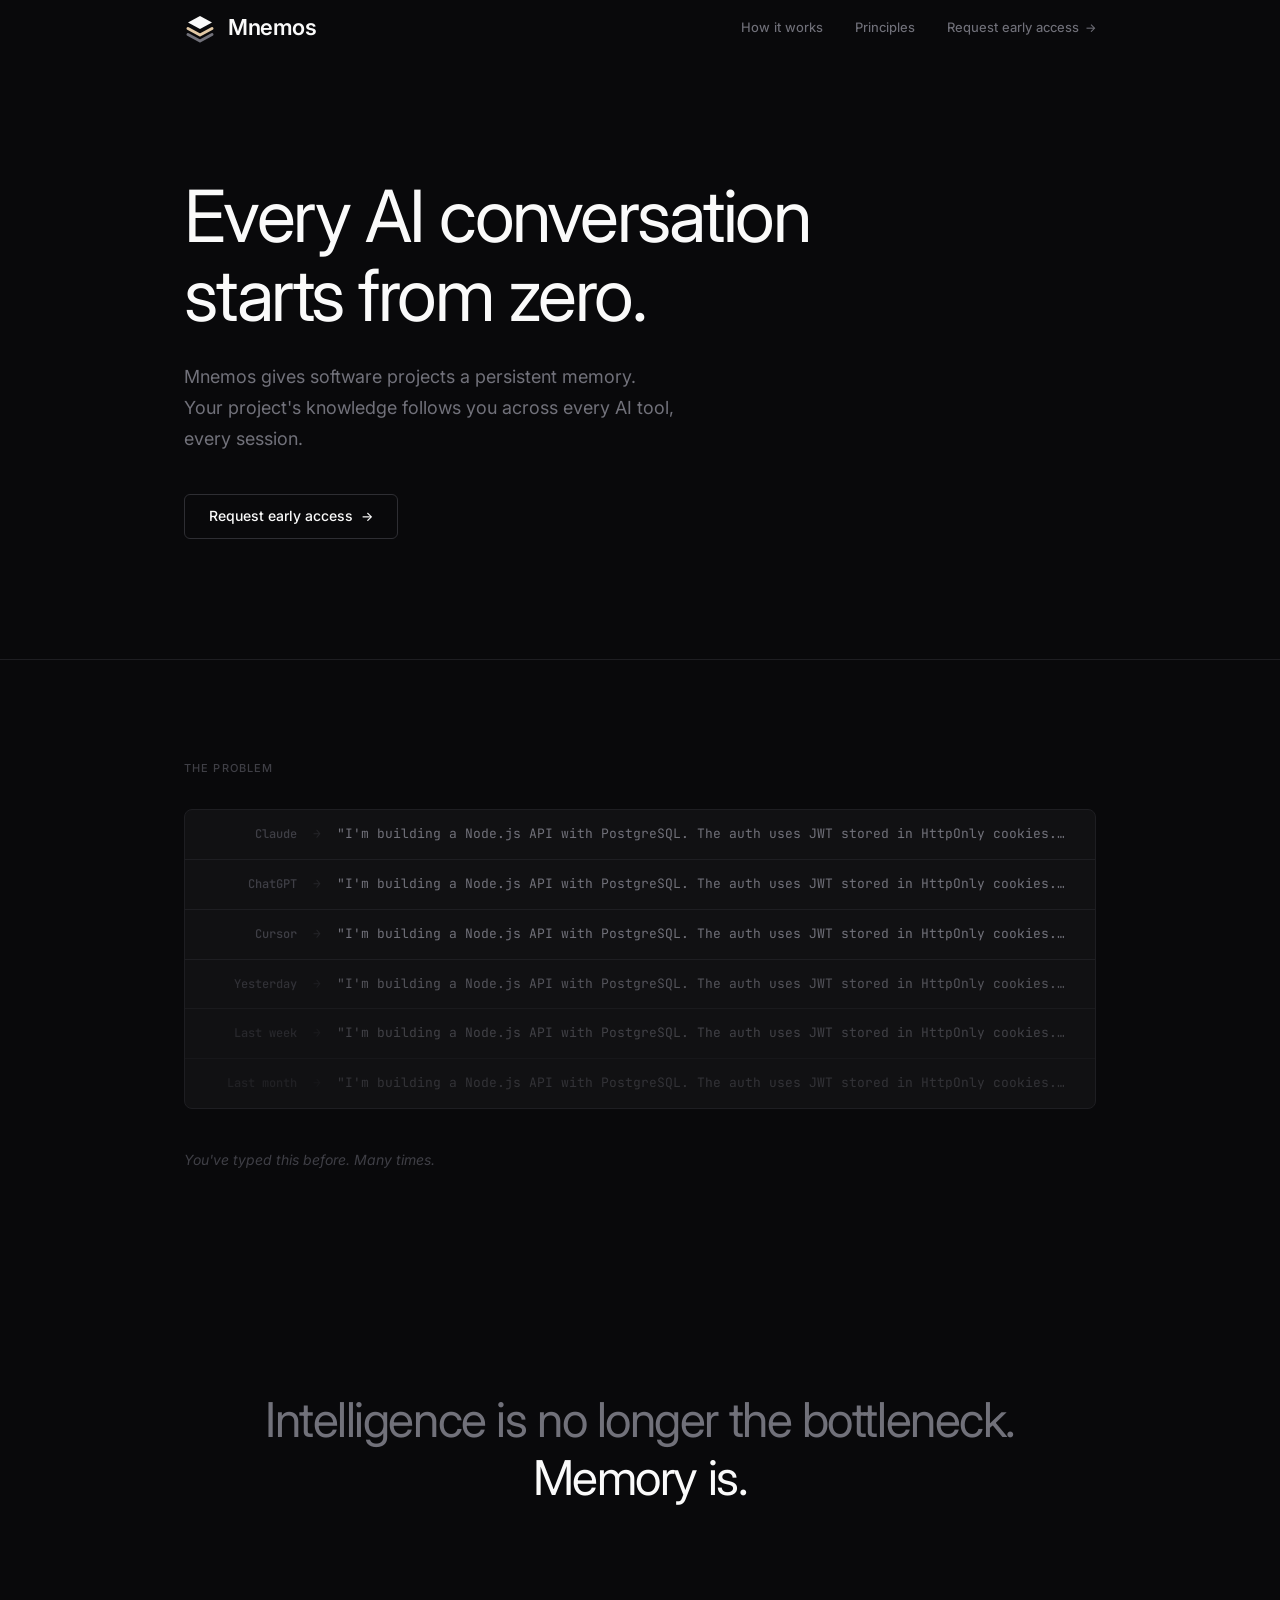
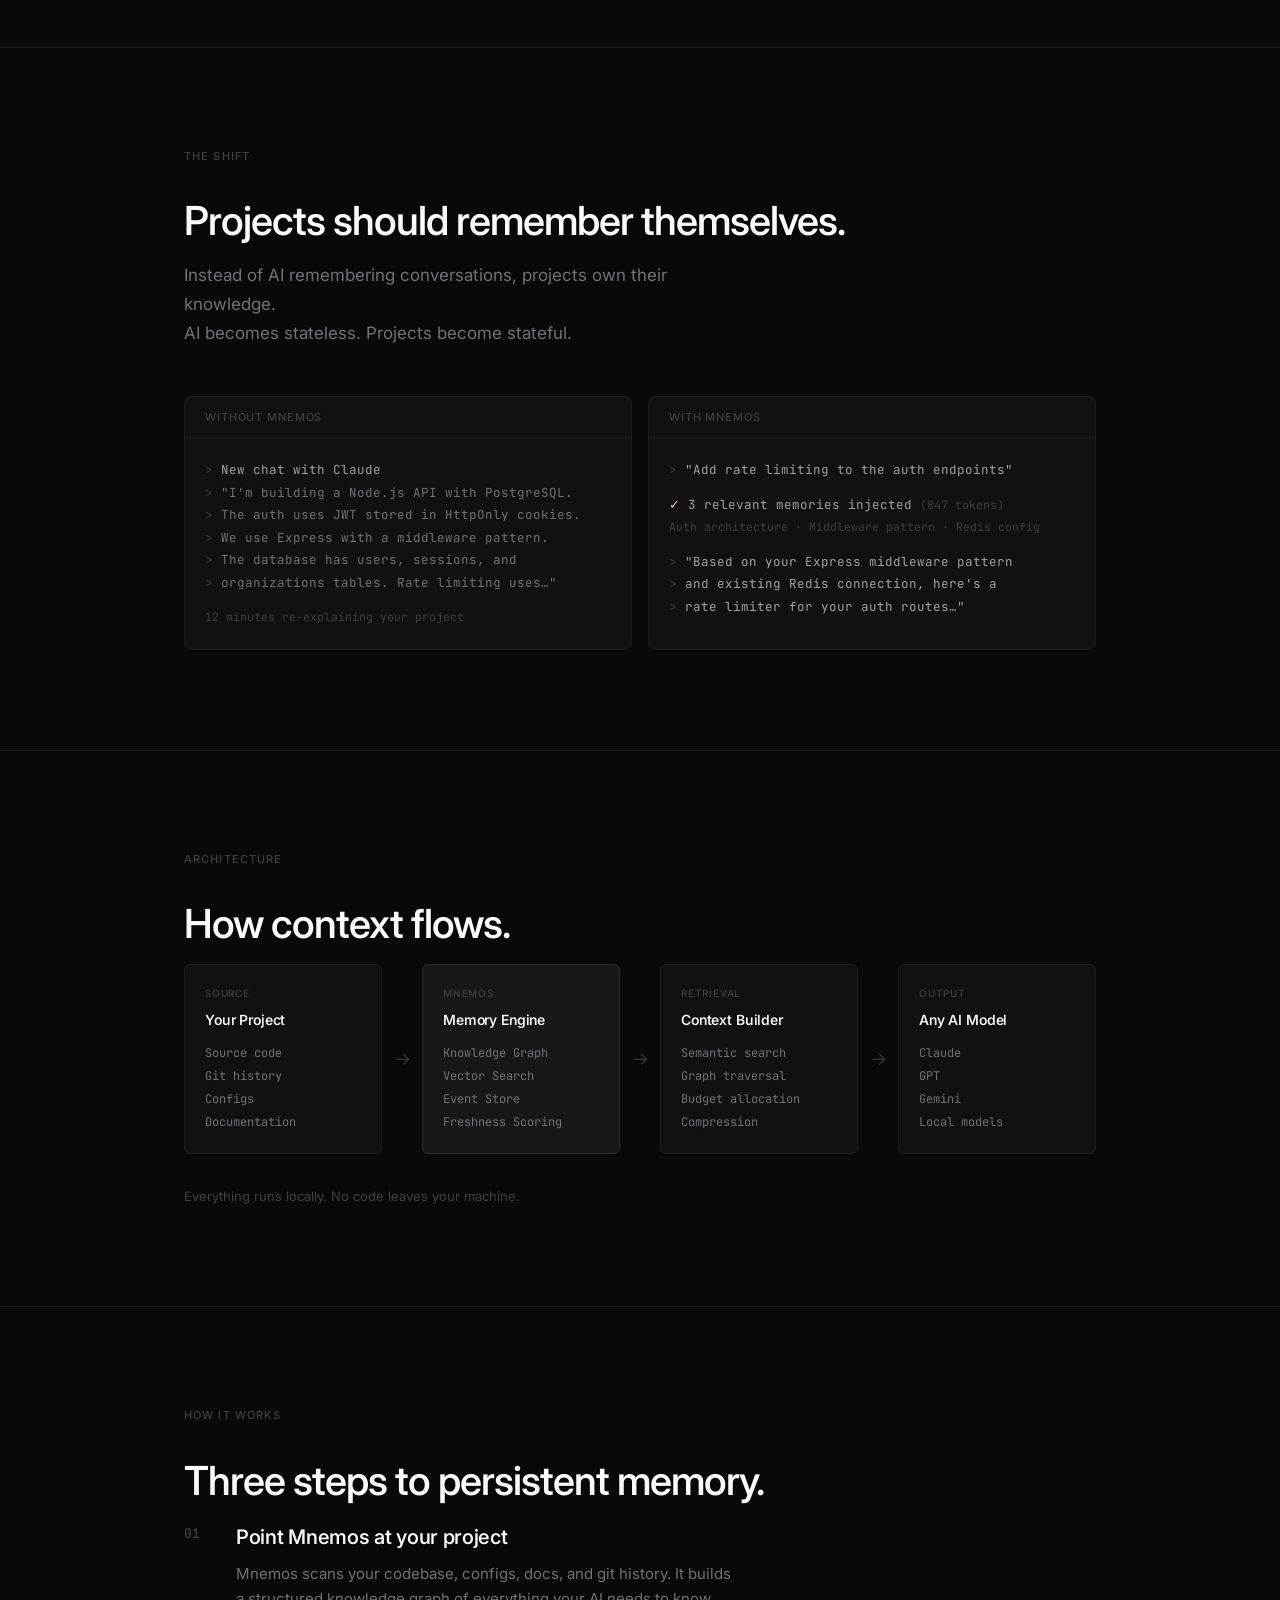
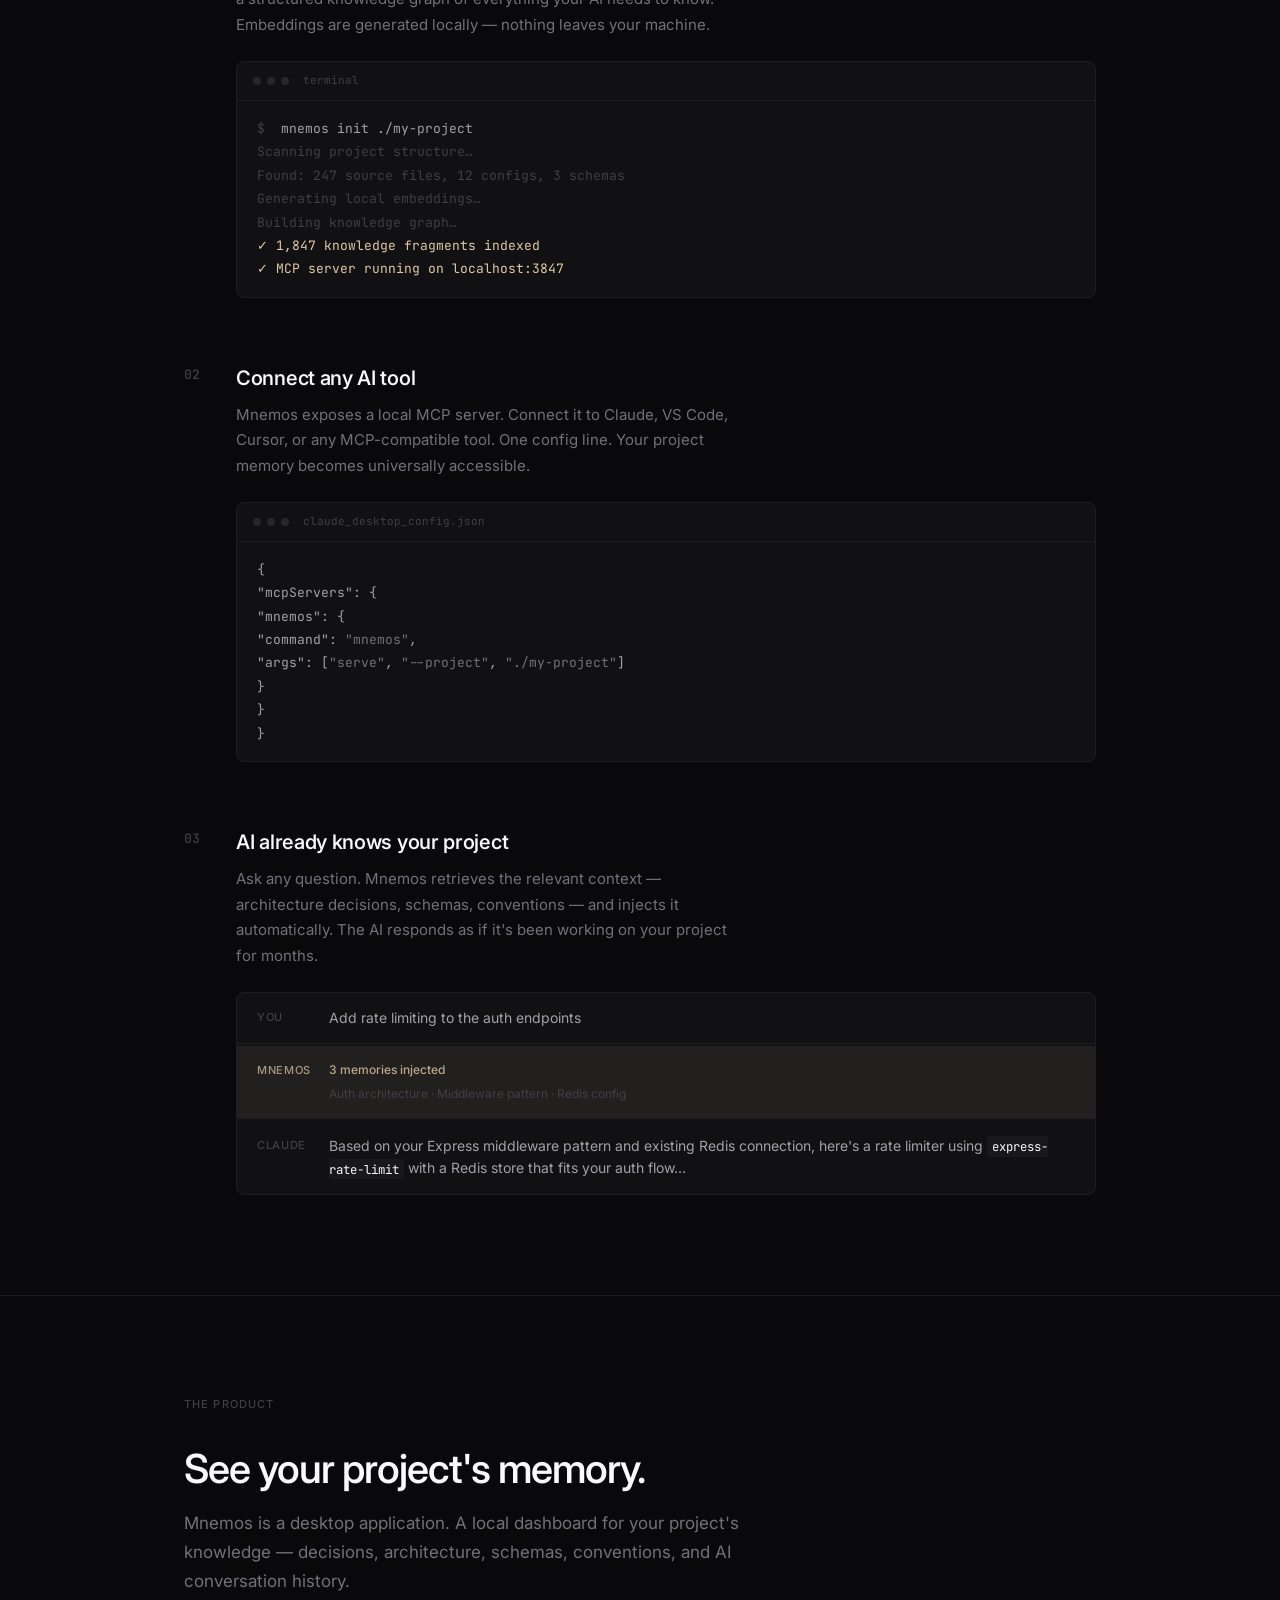
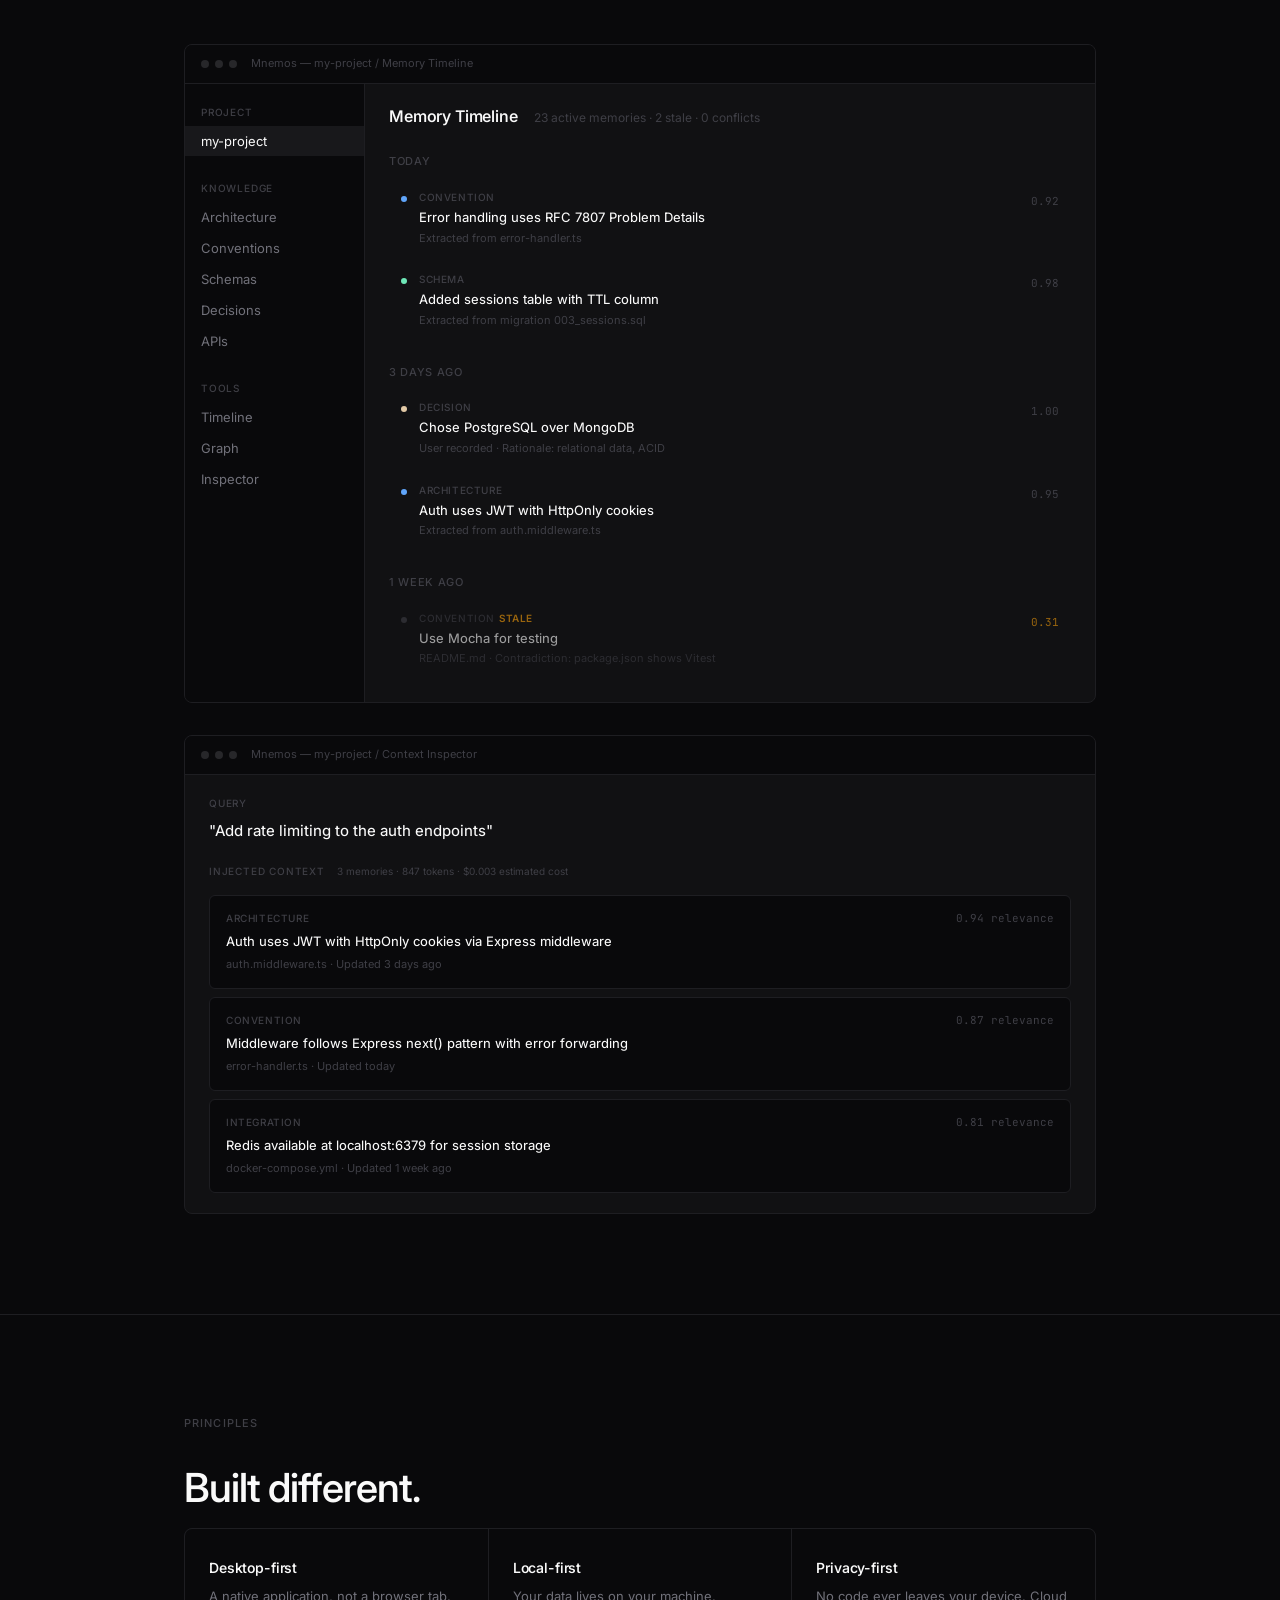
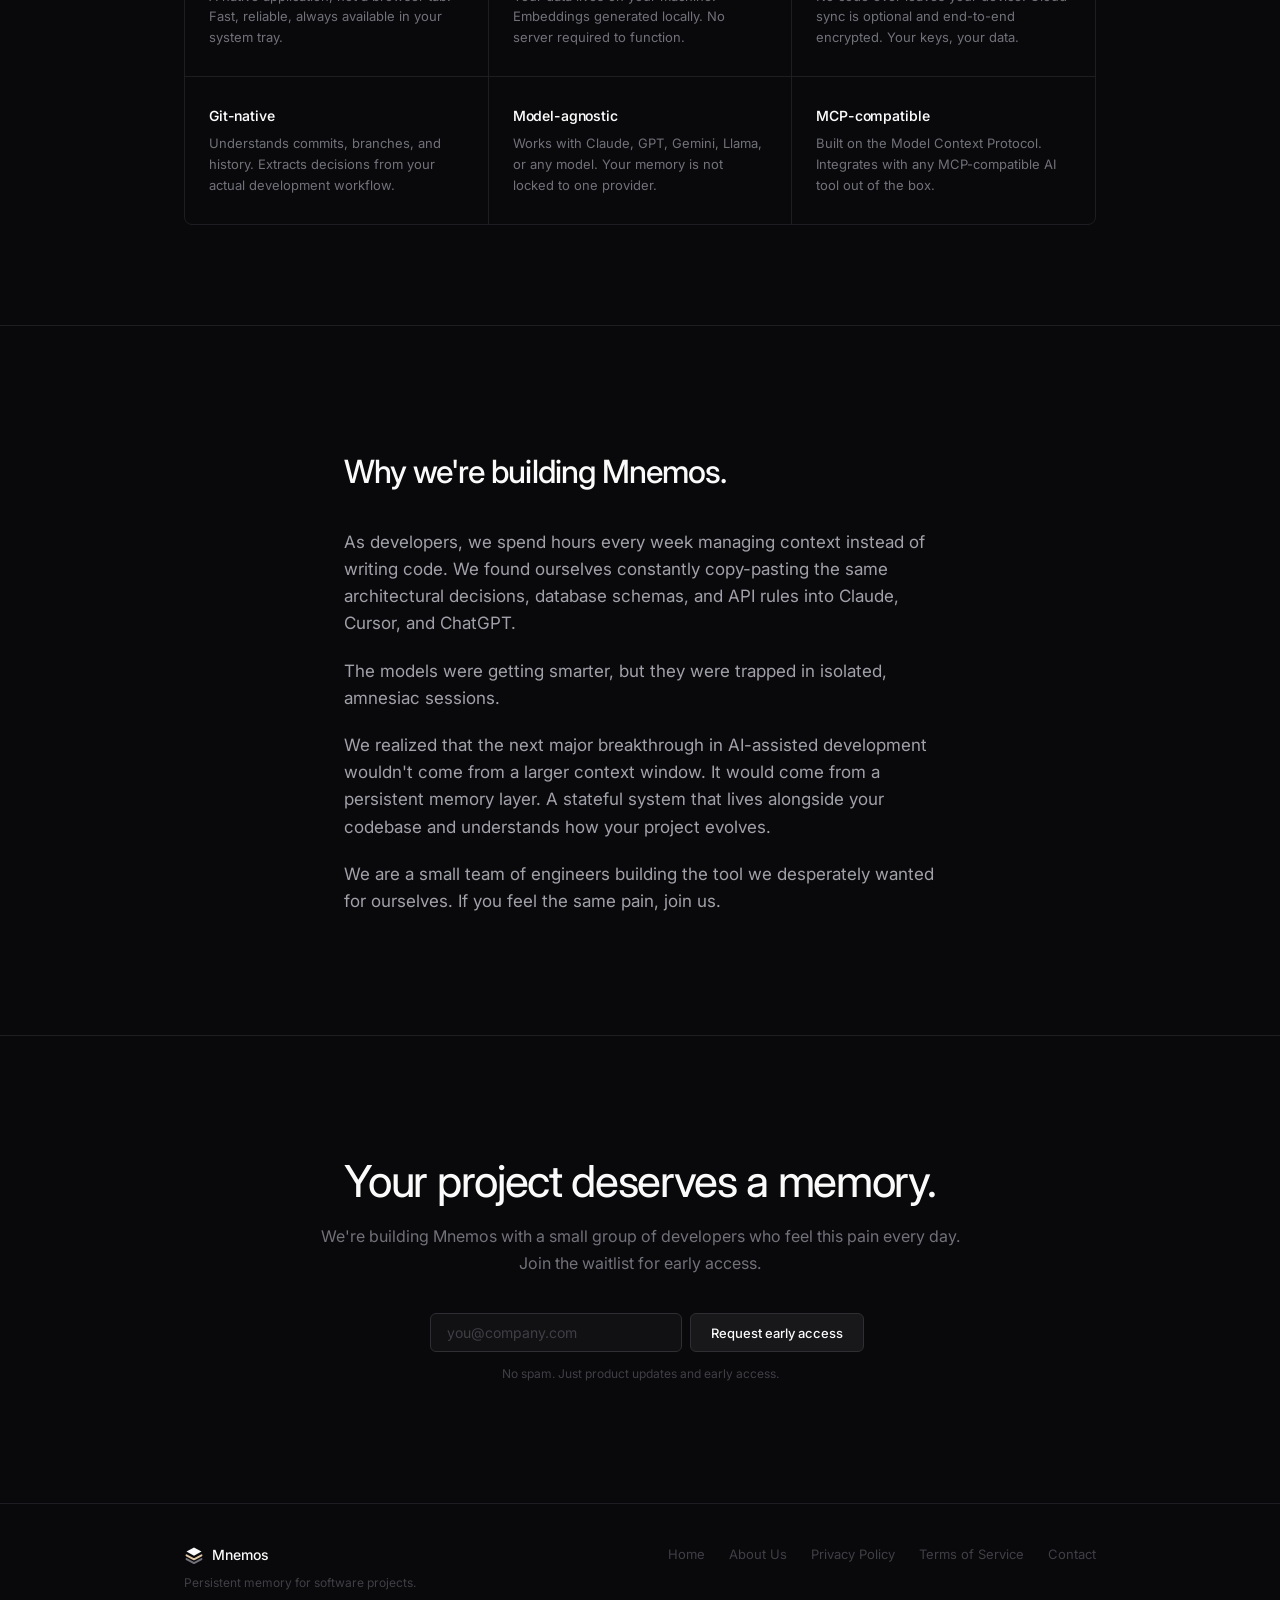
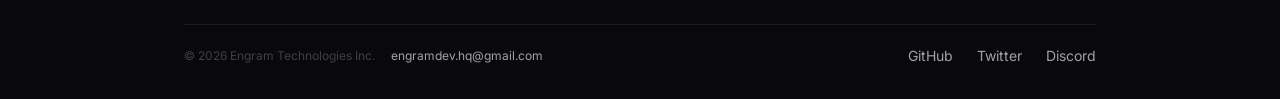
<file: engram-landing/index.html>
<!DOCTYPE html>
<html lang="en">
<head>
    <meta charset="UTF-8">
    <meta name="viewport" content="width=device-width, initial-scale=1.0">
    <title>Mnemos — Persistent Memory for Software Projects</title>
    <meta name="description" content="Mnemos gives software projects a persistent memory that every AI tool can access. Stop re-explaining your codebase. Your project remembers.">
    <meta name="theme-color" content="#09090b">
    <link rel="icon" href="favicon.png" type="image/png">

    <meta property="og:title" content="Mnemos — Persistent Memory for Software Projects">
    <meta property="og:description" content="AI is intelligent. But it doesn't remember. Mnemos changes that.">
    <meta property="og:type" content="website">

    <link rel="preconnect" href="https://fonts.googleapis.com">
    <link rel="preconnect" href="https://fonts.gstatic.com" crossorigin>
    <link href="https://fonts.googleapis.com/css2?family=Inter:wght@300;400;450;500;600&family=JetBrains+Mono:wght@400;500&display=swap" rel="stylesheet">

    <link rel="stylesheet" href="styles.css">
    <link rel="icon" type="image/svg+xml" href="favicon.svg">
</head>
<body>

    <nav class="nav" id="nav">
        <div class="nav-inner">
            <a href="#" class="logo" aria-label="Mnemos">
                <svg class="logo-svg" viewBox="0 0 32 32" width="32" height="32" fill="none" xmlns="http://www.w3.org/2000/svg">
                    <path d="M16 4L4 10.5L16 17L28 10.5L16 4Z" fill="var(--t1)"/>
                    <path d="M4 16.5L16 23L28 16.5" stroke="var(--accent)" stroke-width="3" stroke-linecap="round" stroke-linejoin="round"/>
                    <path d="M4 22.5L16 29L28 22.5" stroke="var(--t3)" stroke-width="3" stroke-linecap="round" stroke-linejoin="round"/>
                </svg>
                <span class="logo-text">Mnemos</span>
            </a>
            <div class="nav-links" id="nav-links">
                <a href="#how-it-works">How it works</a>
                <a href="#principles">Principles</a>
                <a href="#early-access" class="nav-cta">Request early access<span class="nav-cta-arrow">→</span></a>
            </div>
            <button class="nav-toggle" id="nav-toggle" aria-label="Menu">
                <span></span><span></span>
            </button>
        </div>
    </nav>

    <main>

        <!-- ═══════════════ HERO ═══════════════ -->
        <section class="hero">
            <div class="container">
                <h1 class="hero-title">
                    Every AI conversation<br>starts from zero.
                </h1>
                <p class="hero-sub">
                    Mnemos gives software projects a persistent memory.<br>
                    Your project's knowledge follows you across every AI tool, every session.
                </p>
                <a href="#early-access" class="cta-btn">
                    Request early access<span class="cta-arrow">→</span>
                </a>
            </div>
        </section>

        <!-- ═══════════════ PROBLEM ═══════════════ -->
        <section class="problem" id="problem">
            <div class="container">
                <span class="label">The problem</span>
                <div class="repetition" id="repetition">
                    <div class="rep-line" data-delay="0">
                        <span class="rep-tool">Claude</span>
                        <span class="rep-arrow">→</span>
                        <span class="rep-text">"I'm building a Node.js API with PostgreSQL. The auth uses JWT stored in HttpOnly cookies. We use Express with a repository pattern…"</span>
                    </div>
                    <div class="rep-line" data-delay="1">
                        <span class="rep-tool">ChatGPT</span>
                        <span class="rep-arrow">→</span>
                        <span class="rep-text">"I'm building a Node.js API with PostgreSQL. The auth uses JWT stored in HttpOnly cookies. We use Express with a repository pattern…"</span>
                    </div>
                    <div class="rep-line" data-delay="2">
                        <span class="rep-tool">Cursor</span>
                        <span class="rep-arrow">→</span>
                        <span class="rep-text">"I'm building a Node.js API with PostgreSQL. The auth uses JWT stored in HttpOnly cookies. We use Express with a repository pattern…"</span>
                    </div>
                    <div class="rep-line" data-delay="3">
                        <span class="rep-tool">Yesterday</span>
                        <span class="rep-arrow">→</span>
                        <span class="rep-text">"I'm building a Node.js API with PostgreSQL. The auth uses JWT stored in HttpOnly cookies. We use Express with a repository pattern…"</span>
                    </div>
                    <div class="rep-line" data-delay="4">
                        <span class="rep-tool">Last week</span>
                        <span class="rep-arrow">→</span>
                        <span class="rep-text">"I'm building a Node.js API with PostgreSQL. The auth uses JWT stored in HttpOnly cookies. We use Express with a repository pattern…"</span>
                    </div>
                    <div class="rep-line" data-delay="5">
                        <span class="rep-tool">Last month</span>
                        <span class="rep-arrow">→</span>
                        <span class="rep-text">"I'm building a Node.js API with PostgreSQL. The auth uses JWT stored in HttpOnly cookies. We use Express with a repository pattern…"</span>
                    </div>
                </div>
                <p class="problem-note">You've typed this before. Many times.</p>
            </div>
        </section>

        <!-- ═══════════════ INSIGHT ═══════════════ -->
        <section class="insight" id="insight">
            <div class="container">
                <h2 class="insight-text">
                    Intelligence is no longer the bottleneck.<br>
                    <span class="insight-em">Memory is.</span>
                </h2>
            </div>
        </section>

        <!-- ═══════════════ SOLUTION ═══════════════ -->
        <section class="solution" id="solution">
            <div class="container">
                <span class="label">The shift</span>
                <h2 class="section-title">Projects should remember themselves.</h2>
                <p class="section-desc">
                    Instead of AI remembering conversations, projects own their knowledge.<br>
                    AI becomes stateless. Projects become stateful.
                </p>

                <div class="before-after">
                    <div class="ba-panel ba-before">
                        <span class="ba-label">Without Mnemos</span>
                        <div class="ba-code">
                            <div class="ba-line"><span class="ba-dim">&gt;</span> New chat with Claude</div>
                            <div class="ba-line"><span class="ba-dim">&gt;</span> <span class="ba-typing">"I'm building a Node.js API with PostgreSQL.</span></div>
                            <div class="ba-line"><span class="ba-dim">&gt;</span> <span class="ba-typing">The auth uses JWT stored in HttpOnly cookies.</span></div>
                            <div class="ba-line"><span class="ba-dim">&gt;</span> <span class="ba-typing">We use Express with a middleware pattern.</span></div>
                            <div class="ba-line"><span class="ba-dim">&gt;</span> <span class="ba-typing">The database has users, sessions, and</span></div>
                            <div class="ba-line"><span class="ba-dim">&gt;</span> <span class="ba-typing">organizations tables. Rate limiting uses…"</span></div>
                            <div class="ba-line ba-line--empty"></div>
                            <div class="ba-line"><span class="ba-muted">12 minutes re-explaining your project</span></div>
                        </div>
                    </div>
                    <div class="ba-panel ba-after">
                        <span class="ba-label">With Mnemos</span>
                        <div class="ba-code">
                            <div class="ba-line"><span class="ba-dim">&gt;</span> "Add rate limiting to the auth endpoints"</div>
                            <div class="ba-line ba-line--empty"></div>
                            <div class="ba-line"><span class="ba-check">✓</span> 3 relevant memories injected <span class="ba-muted">(847 tokens)</span></div>
                            <div class="ba-line"><span class="ba-muted">  Auth architecture · Middleware pattern · Redis config</span></div>
                            <div class="ba-line ba-line--empty"></div>
                            <div class="ba-line"><span class="ba-dim">&gt;</span> "Based on your Express middleware pattern</div>
                            <div class="ba-line"><span class="ba-dim">&gt;</span>  and existing Redis connection, here's a</div>
                            <div class="ba-line"><span class="ba-dim">&gt;</span>  rate limiter for your auth routes…"</div>
                        </div>
                    </div>
                </div>
            </div>
        </section>

        <!-- ═══════════════ ARCHITECTURE ═══════════════ -->
        <section class="architecture" id="architecture">
            <div class="container">
                <span class="label">Architecture</span>
                <h2 class="section-title">How context flows.</h2>

                <div class="arch-diagram">
                    <div class="arch-col">
                        <div class="arch-box">
                            <span class="arch-box-label">Source</span>
                            <span class="arch-box-title">Your Project</span>
                            <div class="arch-box-items">
                                <span>Source code</span>
                                <span>Git history</span>
                                <span>Configs</span>
                                <span>Documentation</span>
                            </div>
                        </div>
                    </div>
                    <div class="arch-connector"><span>→</span></div>
                    <div class="arch-col">
                        <div class="arch-box arch-box--core">
                            <span class="arch-box-label">Mnemos</span>
                            <span class="arch-box-title">Memory Engine</span>
                            <div class="arch-box-items">
                                <span>Knowledge Graph</span>
                                <span>Vector Search</span>
                                <span>Event Store</span>
                                <span>Freshness Scoring</span>
                            </div>
                        </div>
                    </div>
                    <div class="arch-connector"><span>→</span></div>
                    <div class="arch-col">
                        <div class="arch-box">
                            <span class="arch-box-label">Retrieval</span>
                            <span class="arch-box-title">Context Builder</span>
                            <div class="arch-box-items">
                                <span>Semantic search</span>
                                <span>Graph traversal</span>
                                <span>Budget allocation</span>
                                <span>Compression</span>
                            </div>
                        </div>
                    </div>
                    <div class="arch-connector"><span>→</span></div>
                    <div class="arch-col">
                        <div class="arch-box">
                            <span class="arch-box-label">Output</span>
                            <span class="arch-box-title">Any AI Model</span>
                            <div class="arch-box-items">
                                <span>Claude</span>
                                <span>GPT</span>
                                <span>Gemini</span>
                                <span>Local models</span>
                            </div>
                        </div>
                    </div>
                </div>
                <p class="arch-note">Everything runs locally. No code leaves your machine.</p>
            </div>
        </section>

        <!-- ═══════════════ HOW IT WORKS ═══════════════ -->
        <section class="how" id="how-it-works">
            <div class="container">
                <span class="label">How it works</span>
                <h2 class="section-title">Three steps to persistent memory.</h2>

                <div class="steps">
                    <div class="step">
                        <div class="step-header">
                            <span class="step-num">01</span>
                            <div>
                                <h3 class="step-title">Point Mnemos at your project</h3>
                                <p class="step-desc">
                                    Mnemos scans your codebase, configs, docs, and git history. 
                                    It builds a structured knowledge graph of everything your AI needs to know. 
                                    Embeddings are generated locally — nothing leaves your machine.
                                </p>
                            </div>
                        </div>
                        <div class="terminal">
                            <div class="terminal-bar">
                                <span class="terminal-dot"></span>
                                <span class="terminal-dot"></span>
                                <span class="terminal-dot"></span>
                                <span class="terminal-title">terminal</span>
                            </div>
                            <div class="terminal-body">
                                <div class="t-line"><span class="t-prompt">$</span> mnemos init ./my-project</div>
                                <div class="t-line t-dim">Scanning project structure…</div>
                                <div class="t-line t-dim">Found: 247 source files, 12 configs, 3 schemas</div>
                                <div class="t-line t-dim">Generating local embeddings…</div>
                                <div class="t-line t-dim">Building knowledge graph…</div>
                                <div class="t-line t-ok">✓ 1,847 knowledge fragments indexed</div>
                                <div class="t-line t-ok">✓ MCP server running on localhost:3847</div>
                            </div>
                        </div>
                    </div>

                    <div class="step">
                        <div class="step-header">
                            <span class="step-num">02</span>
                            <div>
                                <h3 class="step-title">Connect any AI tool</h3>
                                <p class="step-desc">
                                    Mnemos exposes a local MCP server. Connect it to Claude, 
                                    VS Code, Cursor, or any MCP-compatible tool. One config line. 
                                    Your project memory becomes universally accessible.
                                </p>
                            </div>
                        </div>
                        <div class="terminal">
                            <div class="terminal-bar">
                                <span class="terminal-dot"></span>
                                <span class="terminal-dot"></span>
                                <span class="terminal-dot"></span>
                                <span class="terminal-title">claude_desktop_config.json</span>
                            </div>
                            <div class="terminal-body">
                                <div class="t-line">{</div>
                                <div class="t-line">  <span class="t-key">"mcpServers"</span>: {</div>
                                <div class="t-line">    <span class="t-key">"mnemos"</span>: {</div>
                                <div class="t-line">      <span class="t-key">"command"</span>: <span class="t-str">"mnemos"</span>,</div>
                                <div class="t-line">      <span class="t-key">"args"</span>: [<span class="t-str">"serve"</span>, <span class="t-str">"--project"</span>, <span class="t-str">"./my-project"</span>]</div>
                                <div class="t-line">    }</div>
                                <div class="t-line">  }</div>
                                <div class="t-line">}</div>
                            </div>
                        </div>
                    </div>

                    <div class="step">
                        <div class="step-header">
                            <span class="step-num">03</span>
                            <div>
                                <h3 class="step-title">AI already knows your project</h3>
                                <p class="step-desc">
                                    Ask any question. Mnemos retrieves the relevant context — 
                                    architecture decisions, schemas, conventions — and injects it 
                                    automatically. The AI responds as if it's been working on your project for months.
                                </p>
                            </div>
                        </div>
                        <div class="chat-mock">
                            <div class="chat-line chat-user">
                                <span class="chat-role">You</span>
                                <span class="chat-body">Add rate limiting to the auth endpoints</span>
                            </div>
                            <div class="chat-line chat-context">
                                <span class="chat-role">Mnemos</span>
                                <span class="chat-body">
                                    <span class="chat-injected">3 memories injected</span>
                                    <span class="chat-details">Auth architecture · Middleware pattern · Redis config</span>
                                </span>
                            </div>
                            <div class="chat-line chat-ai">
                                <span class="chat-role">Claude</span>
                                <span class="chat-body">Based on your Express middleware pattern and existing Redis connection, here's a rate limiter using <code>express-rate-limit</code> with a Redis store that fits your auth flow…</span>
                            </div>
                        </div>
                    </div>
                </div>
            </div>
        </section>

        <!-- ═══════════════ PRODUCT ═══════════════ -->
        <section class="product" id="product">
            <div class="container">
                <span class="label">The product</span>
                <h2 class="section-title">See your project's memory.</h2>
                <p class="section-desc">
                    Mnemos is a desktop application. A local dashboard for your project's knowledge — 
                    decisions, architecture, schemas, conventions, and AI conversation history.
                </p>

                <!-- Memory Timeline Mockup -->
                <div class="product-screen">
                    <div class="product-screen-bar">
                        <span class="terminal-dot"></span>
                        <span class="terminal-dot"></span>
                        <span class="terminal-dot"></span>
                        <span class="product-screen-title">Mnemos — my-project / Memory Timeline</span>
                    </div>
                    <div class="product-screen-body">
                        <div class="mock-sidebar">
                            <div class="mock-sidebar-section">
                                <span class="mock-sidebar-label">Project</span>
                                <span class="mock-sidebar-item mock-sidebar-item--active">my-project</span>
                            </div>
                            <div class="mock-sidebar-section">
                                <span class="mock-sidebar-label">Knowledge</span>
                                <span class="mock-sidebar-item">Architecture</span>
                                <span class="mock-sidebar-item">Conventions</span>
                                <span class="mock-sidebar-item">Schemas</span>
                                <span class="mock-sidebar-item">Decisions</span>
                                <span class="mock-sidebar-item">APIs</span>
                            </div>
                            <div class="mock-sidebar-section">
                                <span class="mock-sidebar-label">Tools</span>
                                <span class="mock-sidebar-item">Timeline</span>
                                <span class="mock-sidebar-item">Graph</span>
                                <span class="mock-sidebar-item">Inspector</span>
                            </div>
                        </div>
                        <div class="mock-main">
                            <div class="mock-header">
                                <span class="mock-title">Memory Timeline</span>
                                <span class="mock-meta">23 active memories · 2 stale · 0 conflicts</span>
                            </div>
                            <div class="timeline">
                                <div class="timeline-group">
                                    <span class="timeline-date">Today</span>
                                    <div class="timeline-item">
                                        <span class="timeline-dot timeline-dot--blue"></span>
                                        <div class="timeline-content">
                                            <span class="timeline-type">Convention</span>
                                            <span class="timeline-title-text">Error handling uses RFC 7807 Problem Details</span>
                                            <span class="timeline-source">Extracted from error-handler.ts</span>
                                        </div>
                                        <span class="timeline-confidence">0.92</span>
                                    </div>
                                    <div class="timeline-item">
                                        <span class="timeline-dot timeline-dot--green"></span>
                                        <div class="timeline-content">
                                            <span class="timeline-type">Schema</span>
                                            <span class="timeline-title-text">Added sessions table with TTL column</span>
                                            <span class="timeline-source">Extracted from migration 003_sessions.sql</span>
                                        </div>
                                        <span class="timeline-confidence">0.98</span>
                                    </div>
                                </div>
                                <div class="timeline-group">
                                    <span class="timeline-date">3 days ago</span>
                                    <div class="timeline-item">
                                        <span class="timeline-dot timeline-dot--amber"></span>
                                        <div class="timeline-content">
                                            <span class="timeline-type">Decision</span>
                                            <span class="timeline-title-text">Chose PostgreSQL over MongoDB</span>
                                            <span class="timeline-source">User recorded · Rationale: relational data, ACID</span>
                                        </div>
                                        <span class="timeline-confidence">1.00</span>
                                    </div>
                                    <div class="timeline-item">
                                        <span class="timeline-dot timeline-dot--blue"></span>
                                        <div class="timeline-content">
                                            <span class="timeline-type">Architecture</span>
                                            <span class="timeline-title-text">Auth uses JWT with HttpOnly cookies</span>
                                            <span class="timeline-source">Extracted from auth.middleware.ts</span>
                                        </div>
                                        <span class="timeline-confidence">0.95</span>
                                    </div>
                                </div>
                                <div class="timeline-group">
                                    <span class="timeline-date">1 week ago</span>
                                    <div class="timeline-item timeline-item--stale">
                                        <span class="timeline-dot timeline-dot--gray"></span>
                                        <div class="timeline-content">
                                            <span class="timeline-type">Convention <span class="timeline-stale-badge">Stale</span></span>
                                            <span class="timeline-title-text">Use Mocha for testing</span>
                                            <span class="timeline-source">README.md · Contradiction: package.json shows Vitest</span>
                                        </div>
                                        <span class="timeline-confidence timeline-confidence--low">0.31</span>
                                    </div>
                                </div>
                            </div>
                        </div>
                    </div>
                </div>

                <!-- Context Inspector Mockup -->
                <div class="product-screen" style="margin-top: 2rem;">
                    <div class="product-screen-bar">
                        <span class="terminal-dot"></span>
                        <span class="terminal-dot"></span>
                        <span class="terminal-dot"></span>
                        <span class="product-screen-title">Mnemos — my-project / Context Inspector</span>
                    </div>
                    <div class="product-screen-body">
                        <div class="inspector">
                            <div class="inspector-query">
                                <span class="inspector-label">Query</span>
                                <span class="inspector-q">"Add rate limiting to the auth endpoints"</span>
                            </div>
                            <div class="inspector-results">
                                <span class="inspector-label">Injected context <span class="inspector-meta">3 memories · 847 tokens · $0.003 estimated cost</span></span>
                                <div class="inspector-memory">
                                    <div class="inspector-memory-header">
                                        <span class="inspector-memory-type">Architecture</span>
                                        <span class="inspector-memory-score">0.94 relevance</span>
                                    </div>
                                    <span class="inspector-memory-title">Auth uses JWT with HttpOnly cookies via Express middleware</span>
                                    <span class="inspector-memory-source">auth.middleware.ts · Updated 3 days ago</span>
                                </div>
                                <div class="inspector-memory">
                                    <div class="inspector-memory-header">
                                        <span class="inspector-memory-type">Convention</span>
                                        <span class="inspector-memory-score">0.87 relevance</span>
                                    </div>
                                    <span class="inspector-memory-title">Middleware follows Express next() pattern with error forwarding</span>
                                    <span class="inspector-memory-source">error-handler.ts · Updated today</span>
                                </div>
                                <div class="inspector-memory">
                                    <div class="inspector-memory-header">
                                        <span class="inspector-memory-type">Integration</span>
                                        <span class="inspector-memory-score">0.81 relevance</span>
                                    </div>
                                    <span class="inspector-memory-title">Redis available at localhost:6379 for session storage</span>
                                    <span class="inspector-memory-source">docker-compose.yml · Updated 1 week ago</span>
                                </div>
                            </div>
                        </div>
                    </div>
                </div>
            </div>
        </section>

        <!-- ═══════════════ PRINCIPLES ═══════════════ -->
        <section class="principles" id="principles">
            <div class="container">
                <span class="label">Principles</span>
                <h2 class="section-title">Built different.</h2>
                <div class="principles-grid">
                    <div class="principle">
                        <h3>Desktop-first</h3>
                        <p>A native application, not a browser tab. Fast, reliable, always available in your system tray.</p>
                    </div>
                    <div class="principle">
                        <h3>Local-first</h3>
                        <p>Your data lives on your machine. Embeddings generated locally. No server required to function.</p>
                    </div>
                    <div class="principle">
                        <h3>Privacy-first</h3>
                        <p>No code ever leaves your device. Cloud sync is optional and end-to-end encrypted. Your keys, your data.</p>
                    </div>
                    <div class="principle">
                        <h3>Git-native</h3>
                        <p>Understands commits, branches, and history. Extracts decisions from your actual development workflow.</p>
                    </div>
                    <div class="principle">
                        <h3>Model-agnostic</h3>
                        <p>Works with Claude, GPT, Gemini, Llama, or any model. Your memory is not locked to one provider.</p>
                    </div>
                    <div class="principle">
                        <h3>MCP-compatible</h3>
                        <p>Built on the Model Context Protocol. Integrates with any MCP-compatible AI tool out of the box.</p>
                    </div>
                </div>
            </div>
        </section>
        </section>

        <!-- ═══════════════ FOUNDER NOTE ═══════════════ -->
        <section class="founder-section" id="about">
            <div class="container founder-inner">
                <div class="founder-content">
                    <h2 class="founder-title">Why we're building Mnemos.</h2>
                    <div class="founder-text">
                        <p>As developers, we spend hours every week managing context instead of writing code. We found ourselves constantly copy-pasting the same architectural decisions, database schemas, and API rules into Claude, Cursor, and ChatGPT.</p>
                        <p>The models were getting smarter, but they were trapped in isolated, amnesiac sessions.</p>
                        <p>We realized that the next major breakthrough in AI-assisted development wouldn't come from a larger context window. It would come from a persistent memory layer. A stateful system that lives alongside your codebase and understands how your project evolves.</p>
                        <p>We are a small team of engineers building the tool we desperately wanted for ourselves. If you feel the same pain, join us.</p>
                    </div>
                </div>
            </div>
        </section>
        <!-- ═══════════════ CTA ═══════════════ -->
        <section class="cta-section" id="early-access">
            <div class="container">
                <h2 class="cta-title">Your project deserves a memory.</h2>
                <p class="cta-desc">
                    We're building Mnemos with a small group of developers who feel this pain every day.<br>
                    Join the waitlist for early access.
                </p>
                <form class="cta-form" id="cta-form">
                    <div class="cta-input-group">
                        <input type="email" id="cta-email" class="cta-input" placeholder="you@company.com" required aria-label="Email address">
                        <button type="submit" class="cta-submit" id="cta-submit">Request early access</button>
                    </div>
                    <p class="cta-note">No spam. Just product updates and early access.</p>
                </form>
                <div class="cta-success" id="cta-success" hidden>
                    <span class="cta-success-check">✓</span>
                    <p>You're on the list. We'll be in touch.</p>
                </div>
            </div>
        </section>

    </main>

    <footer class="footer">
        <div class="container footer-inner">
            <div class="footer-left">
                <span class="footer-logo">
                    <svg class="logo-svg logo-svg--sm" viewBox="0 0 32 32" width="20" height="20" fill="none" xmlns="http://www.w3.org/2000/svg">
                        <path d="M16 4L4 10.5L16 17L28 10.5L16 4Z" fill="var(--t1)"/>
                        <path d="M4 16.5L16 23L28 16.5" stroke="var(--accent)" stroke-width="3" stroke-linecap="round" stroke-linejoin="round"/>
                        <path d="M4 22.5L16 29L28 22.5" stroke="var(--t3)" stroke-width="3" stroke-linecap="round" stroke-linejoin="round"/>
                    </svg>
                    Mnemos
                </span>
                <span class="footer-tagline">Persistent memory for software projects.</span>
            </div>
            <div class="footer-links">
                <a href="index.html">Home</a>
                <a href="about.html">About Us</a>
                <a href="privacy.html">Privacy Policy</a>
                <a href="terms.html">Terms of Service</a>
                <a href="mailto:engramdev.hq@gmail.com">Contact</a>
            </div>
        </div>
        <div class="container">
            <div class="footer-bottom">
                <div class="footer-legal">
                    <span>© 2026 Engram Technologies Inc.</span>
                    <span class="footer-email"><a href="mailto:engramdev.hq@gmail.com">engramdev.hq@gmail.com</a></span>
                </div>
                <div class="footer-socials">
                    <a href="#">GitHub</a>
                    <a href="#">Twitter</a>
                    <a href="https://discord.gg/M5Q8EJBfh" target="_blank" rel="noopener">Discord</a>
                </div>
            </div>
        </div>
    </footer>

    <script src="script.js"></script>
</body>
</html>
</file>
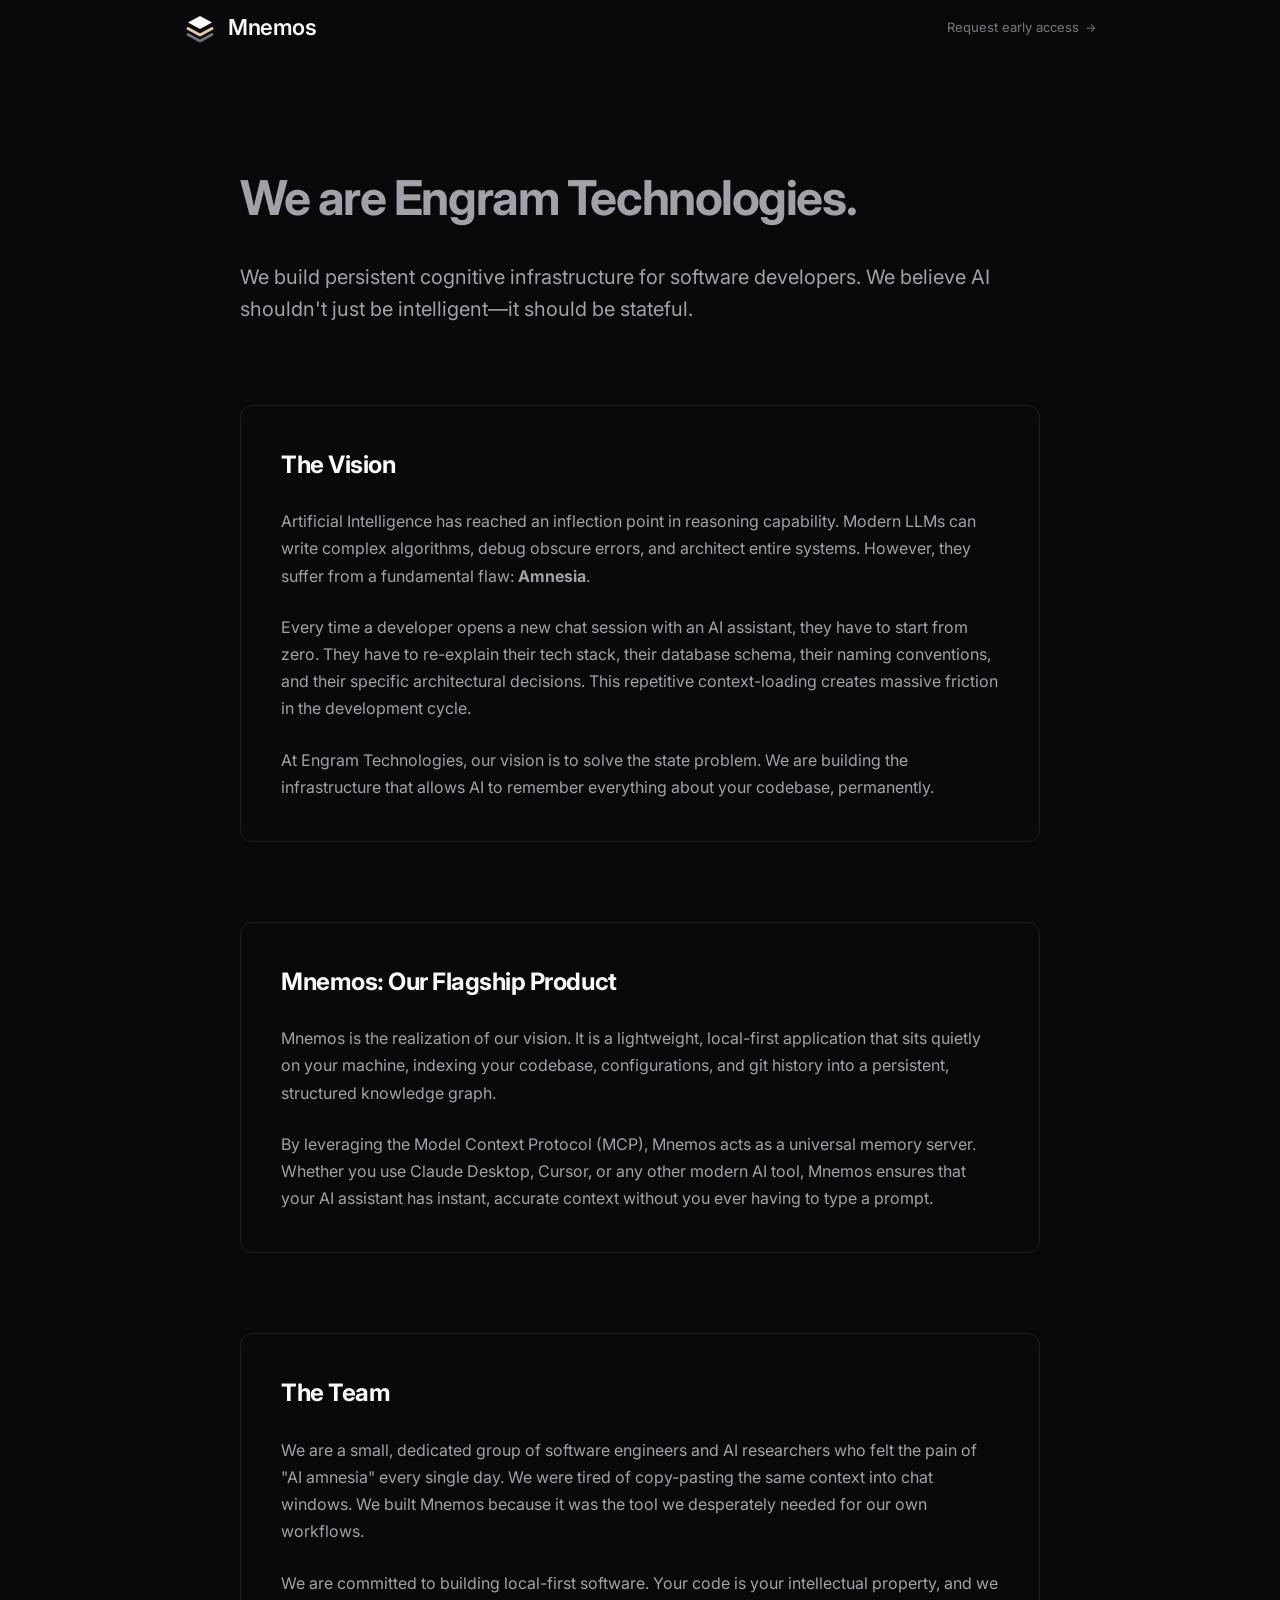
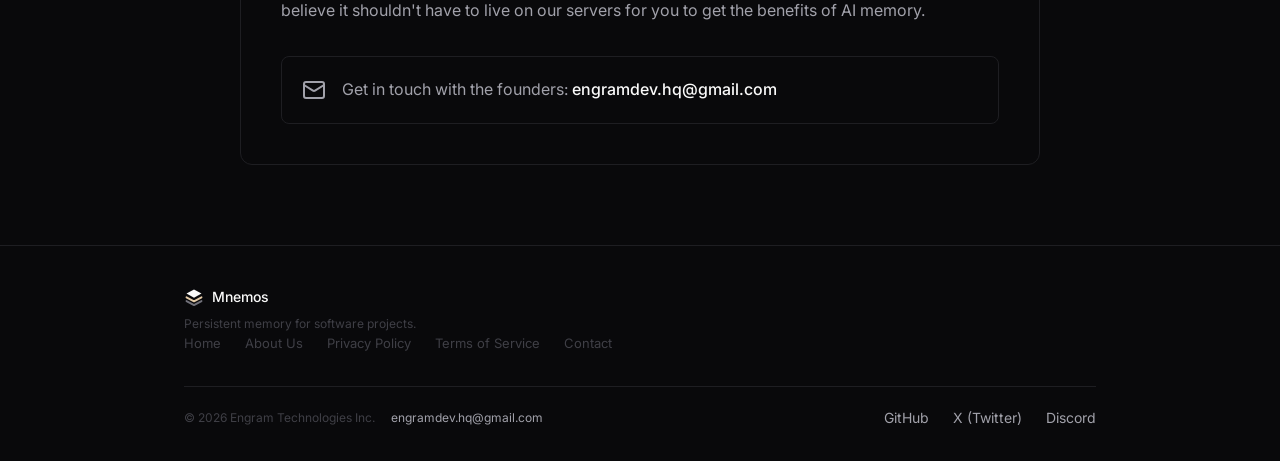
<file: engram-landing/about.html>
<!DOCTYPE html>
<html lang="en">
<head>
    <meta charset="UTF-8">
    <meta name="viewport" content="width=device-width, initial-scale=1.0">
    <title>About Us — Engram Technologies</title>
    <meta name="theme-color" content="#09090b">
    <link rel="icon" href="favicon.png" type="image/png">
    
    <link rel="preconnect" href="https://fonts.googleapis.com">
    <link rel="preconnect" href="https://fonts.gstatic.com" crossorigin>
    <link href="https://fonts.googleapis.com/css2?family=Inter:wght@400;500;600&family=JetBrains+Mono:wght@400;500&display=swap" rel="stylesheet">
    <link rel="stylesheet" href="styles.css">
    <style>
        .about-header {
            padding: 160px 0 80px;
            text-align: left;
            max-width: 800px;
            margin: 0 auto;
        }
        .about-header h1 {
            font-size: 3rem;
            letter-spacing: -0.03em;
            margin-bottom: 24px;
        }
        .about-header p {
            font-size: 1.25rem;
            color: var(--t2);
            line-height: 1.6;
        }
        .about-section {
            max-width: 800px;
            margin: 0 auto 80px;
            padding: 40px;
            background: var(--surface);
            border: 1px solid var(--border);
            border-radius: 12px;
        }
        .about-section h2 {
            font-size: 1.5rem;
            margin-bottom: 24px;
            color: var(--t1);
            letter-spacing: -0.02em;
        }
        .about-section p {
            color: var(--t2);
            line-height: 1.7;
            margin-bottom: 24px;
        }
        .about-section p:last-child {
            margin-bottom: 0;
        }
        .contact-box {
            display: flex;
            align-items: center;
            gap: 16px;
            padding: 20px;
            background: var(--bg);
            border: 1px solid var(--border);
            border-radius: 8px;
            margin-top: 32px;
        }
        .contact-box a {
            color: var(--t1);
            font-weight: 500;
            text-decoration: none;
        }
        .contact-box a:hover {
            color: var(--accent);
        }
    </style>
</head>
<body>

    <nav class="nav" id="nav">
        <div class="nav-inner">
            <a href="index.html" class="logo" aria-label="Mnemos">
                <svg class="logo-svg" viewBox="0 0 32 32" width="32" height="32" fill="none" xmlns="http://www.w3.org/2000/svg">
                    <path d="M16 4L4 10.5L16 17L28 10.5L16 4Z" fill="var(--t1)"/>
                    <path d="M4 16.5L16 23L28 16.5" stroke="var(--accent)" stroke-width="3" stroke-linecap="round" stroke-linejoin="round"/>
                    <path d="M4 22.5L16 29L28 22.5" stroke="var(--t3)" stroke-width="3" stroke-linecap="round" stroke-linejoin="round"/>
                </svg>
                <span class="logo-text">Mnemos</span>
            </a>
            <div class="nav-links" id="nav-links">
                <a href="index.html#early-access" class="nav-cta">Request early access<span class="nav-cta-arrow">→</span></a>
            </div>
        </div>
    </nav>

    <main class="container">
        <header class="about-header">
            <h1>We are Engram Technologies.</h1>
            <p>We build persistent cognitive infrastructure for software developers. We believe AI shouldn't just be intelligent—it should be stateful.</p>
        </header>

        <section class="about-section">
            <h2>The Vision</h2>
            <p>Artificial Intelligence has reached an inflection point in reasoning capability. Modern LLMs can write complex algorithms, debug obscure errors, and architect entire systems. However, they suffer from a fundamental flaw: <strong>Amnesia</strong>.</p>
            <p>Every time a developer opens a new chat session with an AI assistant, they have to start from zero. They have to re-explain their tech stack, their database schema, their naming conventions, and their specific architectural decisions. This repetitive context-loading creates massive friction in the development cycle.</p>
            <p>At Engram Technologies, our vision is to solve the state problem. We are building the infrastructure that allows AI to remember everything about your codebase, permanently.</p>
        </section>

        <section class="about-section">
            <h2>Mnemos: Our Flagship Product</h2>
            <p>Mnemos is the realization of our vision. It is a lightweight, local-first application that sits quietly on your machine, indexing your codebase, configurations, and git history into a persistent, structured knowledge graph.</p>
            <p>By leveraging the Model Context Protocol (MCP), Mnemos acts as a universal memory server. Whether you use Claude Desktop, Cursor, or any other modern AI tool, Mnemos ensures that your AI assistant has instant, accurate context without you ever having to type a prompt.</p>
        </section>

        <section class="about-section">
            <h2>The Team</h2>
            <p>We are a small, dedicated group of software engineers and AI researchers who felt the pain of "AI amnesia" every single day. We were tired of copy-pasting the same context into chat windows. We built Mnemos because it was the tool we desperately needed for our own workflows.</p>
            <p>We are committed to building local-first software. Your code is your intellectual property, and we believe it shouldn't have to live on our servers for you to get the benefits of AI memory.</p>
            
            <div class="contact-box">
                <svg width="24" height="24" viewBox="0 0 24 24" fill="none" stroke="var(--t2)" stroke-width="2" stroke-linecap="round" stroke-linejoin="round">
                    <rect x="2" y="4" width="20" height="16" rx="2"></rect>
                    <path d="m22 7-8.97 5.7a1.94 1.94 0 0 1-2.06 0L2 7"></path>
                </svg>
                <span>Get in touch with the founders: <a href="mailto:engramdev.hq@gmail.com">engramdev.hq@gmail.com</a></span>
            </div>
        </section>
    </main>

    <footer class="footer">
        <div class="container footer-grid">
            <div class="footer-brand">
                <span class="footer-logo">
                    <svg viewBox="0 0 32 32" width="20" height="20" fill="none" xmlns="http://www.w3.org/2000/svg">
                        <path d="M16 4L4 10.5L16 17L28 10.5L16 4Z" fill="var(--t1)"/>
                        <path d="M4 16.5L16 23L28 16.5" stroke="var(--accent)" stroke-width="3" stroke-linecap="round" stroke-linejoin="round"/>
                        <path d="M4 22.5L16 29L28 22.5" stroke="var(--t3)" stroke-width="3" stroke-linecap="round" stroke-linejoin="round"/>
                    </svg>
                    Mnemos
                </span>
                <span class="footer-tagline">Persistent memory for software projects.</span>
            </div>
            <div class="footer-links">
                <a href="index.html">Home</a>
                <a href="about.html">About Us</a>
                <a href="privacy.html">Privacy Policy</a>
                <a href="terms.html">Terms of Service</a>
                <a href="mailto:engramdev.hq@gmail.com">Contact</a>
            </div>
        </div>
        <div class="container">
            <div class="footer-bottom">
                <div class="footer-legal">
                    <span>© 2026 Engram Technologies Inc.</span>
                    <span class="footer-email"><a href="mailto:engramdev.hq@gmail.com">engramdev.hq@gmail.com</a></span>
                </div>
                <div class="footer-socials">
                    <a href="#">GitHub</a>
                    <a href="#">X (Twitter)</a>
                    <a href="https://discord.gg/M5Q8EJBfh" target="_blank" rel="noopener">Discord</a>
                </div>
            </div>
        </div>
    </footer>

    <script src="script.js"></script>
</body>
</html>
</file>
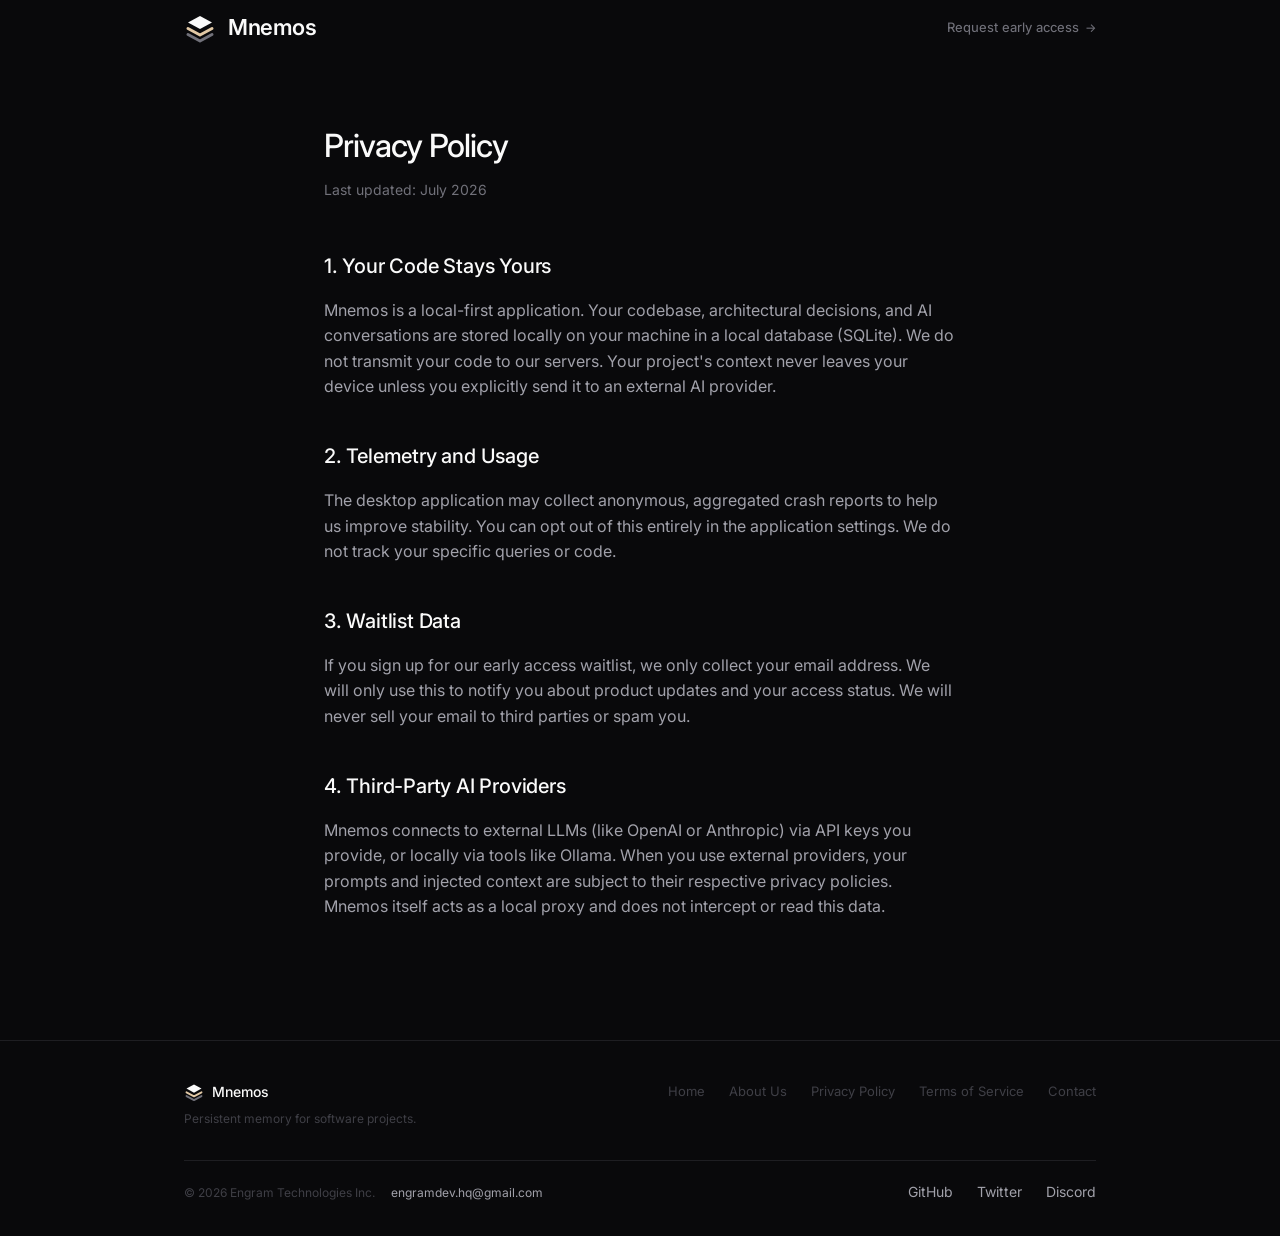
<file: engram-landing/privacy.html>
<!DOCTYPE html>
<html lang="en">
<head>
    <meta charset="UTF-8">
    <meta name="viewport" content="width=device-width, initial-scale=1.0">
    <title>Privacy Policy — Mnemos</title>
    <meta name="theme-color" content="#09090b">
    <link rel="icon" href="favicon.png" type="image/png">
    
    <link rel="preconnect" href="https://fonts.googleapis.com">
    <link rel="preconnect" href="https://fonts.gstatic.com" crossorigin>
    <link href="https://fonts.googleapis.com/css2?family=Inter:wght@300;400;450;500;600&family=JetBrains+Mono:wght@400;500&display=swap" rel="stylesheet">
    
    <link rel="stylesheet" href="styles.css">
    
    <style>
        .legal-page {
            max-width: 680px;
            margin: 120px auto;
            padding: 0 24px;
        }
        .legal-title {
            font-size: 32px;
            font-weight: 500;
            color: var(--t1);
            margin-bottom: 8px;
            letter-spacing: -0.03em;
        }
        .legal-meta {
            color: var(--t3);
            font-size: 14px;
            margin-bottom: 48px;
        }
        .legal-content h2 {
            font-size: 20px;
            font-weight: 500;
            color: var(--t1);
            margin: 40px 0 16px 0;
            letter-spacing: -0.01em;
        }
        .legal-content p {
            font-size: 16px;
            line-height: 1.6;
            color: var(--t2);
            margin-bottom: 16px;
        }
    </style>
</head>
<body>

    <nav class="nav" id="nav">
        <div class="nav-inner">
            <a href="index.html" class="logo" aria-label="Mnemos">
                <svg class="logo-svg" viewBox="0 0 32 32" width="32" height="32" fill="none" xmlns="http://www.w3.org/2000/svg">
                    <path d="M16 4L4 10.5L16 17L28 10.5L16 4Z" fill="var(--t1)"/>
                    <path d="M4 16.5L16 23L28 16.5" stroke="var(--accent)" stroke-width="3" stroke-linecap="round" stroke-linejoin="round"/>
                    <path d="M4 22.5L16 29L28 22.5" stroke="var(--t3)" stroke-width="3" stroke-linecap="round" stroke-linejoin="round"/>
                </svg>
                <span class="logo-text">Mnemos</span>
            </a>
            <div class="nav-links" id="nav-links">
                <a href="index.html#early-access" class="nav-cta">Request early access<span class="nav-cta-arrow">→</span></a>
            </div>
        </div>
    </nav>

    <main class="legal-page">
        <h1 class="legal-title">Privacy Policy</h1>
        <div class="legal-meta">Last updated: July 2026</div>

        <div class="legal-content">
            <h2>1. Your Code Stays Yours</h2>
            <p>Mnemos is a local-first application. Your codebase, architectural decisions, and AI conversations are stored locally on your machine in a local database (SQLite). We do not transmit your code to our servers. Your project's context never leaves your device unless you explicitly send it to an external AI provider.</p>

            <h2>2. Telemetry and Usage</h2>
            <p>The desktop application may collect anonymous, aggregated crash reports to help us improve stability. You can opt out of this entirely in the application settings. We do not track your specific queries or code.</p>

            <h2>3. Waitlist Data</h2>
            <p>If you sign up for our early access waitlist, we only collect your email address. We will only use this to notify you about product updates and your access status. We will never sell your email to third parties or spam you.</p>

            <h2>4. Third-Party AI Providers</h2>
            <p>Mnemos connects to external LLMs (like OpenAI or Anthropic) via API keys you provide, or locally via tools like Ollama. When you use external providers, your prompts and injected context are subject to their respective privacy policies. Mnemos itself acts as a local proxy and does not intercept or read this data.</p>
        </div>
    </main>

    <footer class="footer">
        <div class="container footer-inner">
            <div class="footer-left">
                <span class="footer-logo">
                    <svg class="logo-svg logo-svg--sm" viewBox="0 0 32 32" width="20" height="20" fill="none" xmlns="http://www.w3.org/2000/svg">
                        <path d="M16 4L4 10.5L16 17L28 10.5L16 4Z" fill="var(--t1)"/>
                        <path d="M4 16.5L16 23L28 16.5" stroke="var(--accent)" stroke-width="3" stroke-linecap="round" stroke-linejoin="round"/>
                        <path d="M4 22.5L16 29L28 22.5" stroke="var(--t3)" stroke-width="3" stroke-linecap="round" stroke-linejoin="round"/>
                    </svg>
                    Mnemos
                </span>
                <span class="footer-tagline">Persistent memory for software projects.</span>
            </div>
            <div class="footer-links">
                <a href="index.html">Home</a>
                <a href="about.html">About Us</a>
                <a href="privacy.html">Privacy Policy</a>
                <a href="terms.html">Terms of Service</a>
                <a href="mailto:engramdev.hq@gmail.com">Contact</a>
            </div>
        </div>
        <div class="container">
            <div class="footer-bottom">
                <div class="footer-legal">
                    <span>© 2026 Engram Technologies Inc.</span>
                    <span class="footer-email"><a href="mailto:engramdev.hq@gmail.com">engramdev.hq@gmail.com</a></span>
                </div>
                <div class="footer-socials">
                    <a href="#">GitHub</a>
                    <a href="#">Twitter</a>
                    <a href="https://discord.gg/M5Q8EJBfh" target="_blank" rel="noopener">Discord</a>
                </div>
            </div>
        </div>
    </footer>

</body>
</html>
</file>
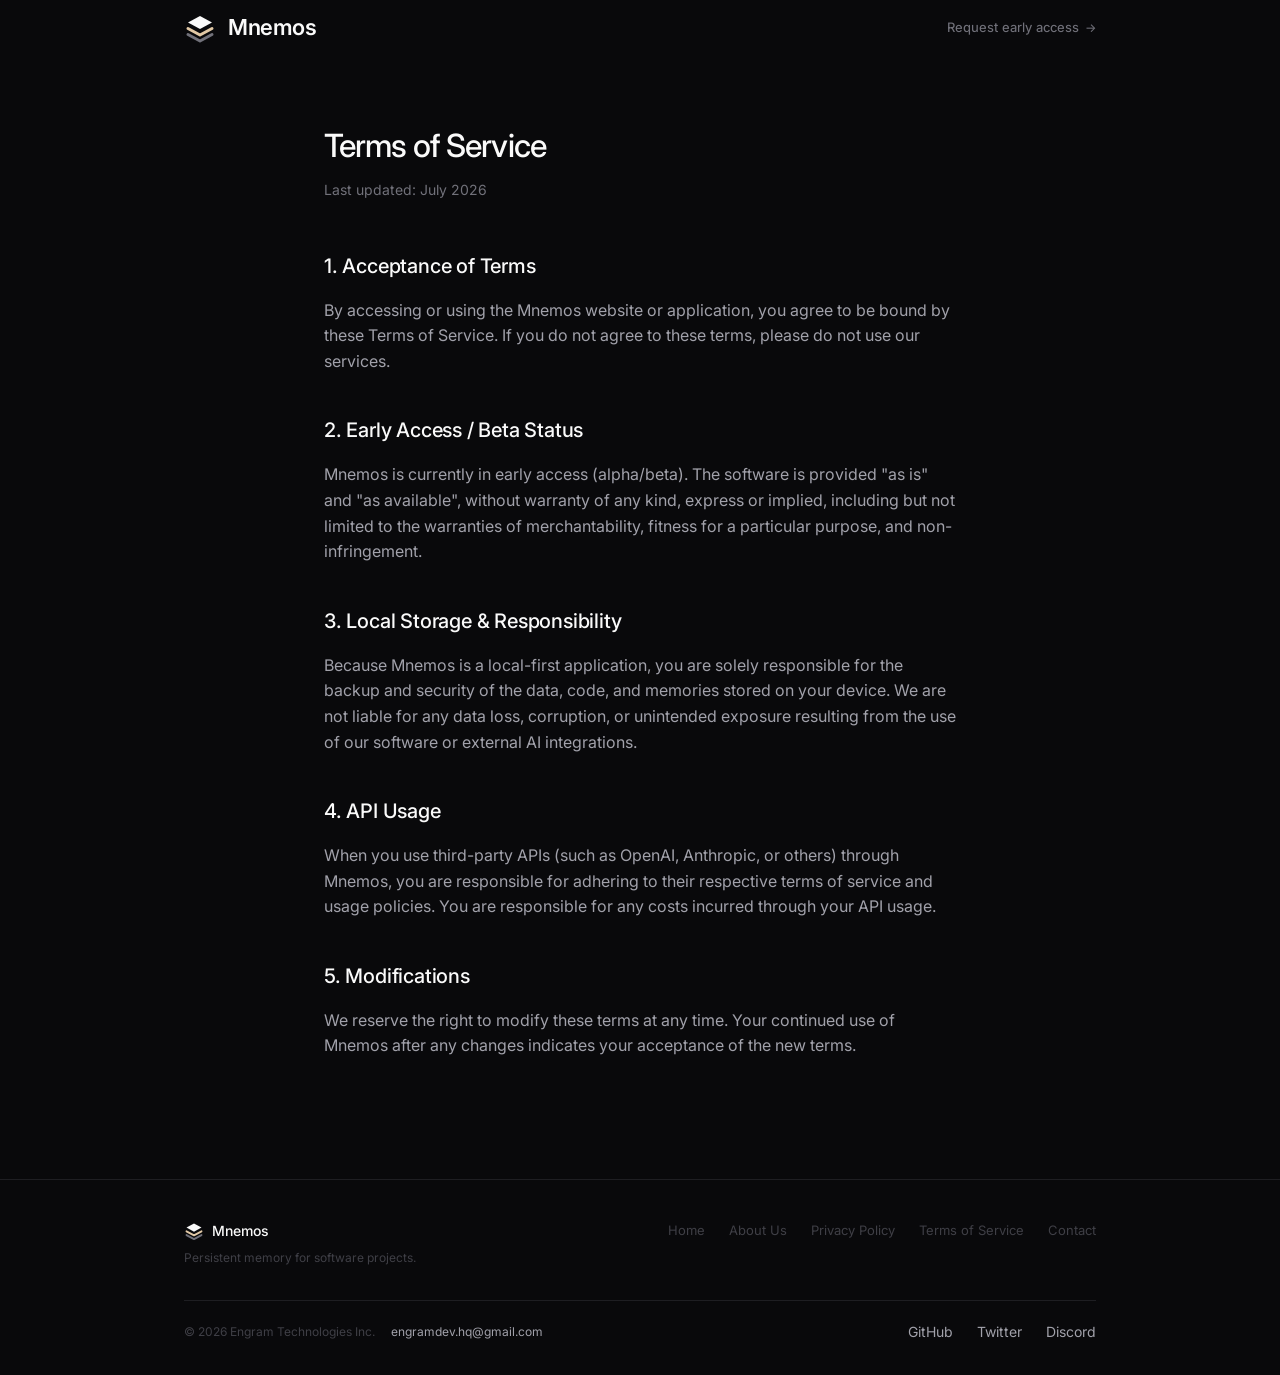
<file: engram-landing/terms.html>
<!DOCTYPE html>
<html lang="en">
<head>
    <meta charset="UTF-8">
    <meta name="viewport" content="width=device-width, initial-scale=1.0">
    <title>Terms of Service — Mnemos</title>
    <meta name="theme-color" content="#09090b">
    <link rel="icon" href="favicon.png" type="image/png">
    
    <link rel="preconnect" href="https://fonts.googleapis.com">
    <link rel="preconnect" href="https://fonts.gstatic.com" crossorigin>
    <link href="https://fonts.googleapis.com/css2?family=Inter:wght@300;400;450;500;600&family=JetBrains+Mono:wght@400;500&display=swap" rel="stylesheet">
    
    <link rel="stylesheet" href="styles.css">
    
    <style>
        .legal-page {
            max-width: 680px;
            margin: 120px auto;
            padding: 0 24px;
        }
        .legal-title {
            font-size: 32px;
            font-weight: 500;
            color: var(--t1);
            margin-bottom: 8px;
            letter-spacing: -0.03em;
        }
        .legal-meta {
            color: var(--t3);
            font-size: 14px;
            margin-bottom: 48px;
        }
        .legal-content h2 {
            font-size: 20px;
            font-weight: 500;
            color: var(--t1);
            margin: 40px 0 16px 0;
            letter-spacing: -0.01em;
        }
        .legal-content p {
            font-size: 16px;
            line-height: 1.6;
            color: var(--t2);
            margin-bottom: 16px;
        }
    </style>
</head>
<body>

    <nav class="nav" id="nav">
        <div class="nav-inner">
            <a href="index.html" class="logo" aria-label="Mnemos">
                <svg class="logo-svg" viewBox="0 0 32 32" width="32" height="32" fill="none" xmlns="http://www.w3.org/2000/svg">
                    <path d="M16 4L4 10.5L16 17L28 10.5L16 4Z" fill="var(--t1)"/>
                    <path d="M4 16.5L16 23L28 16.5" stroke="var(--accent)" stroke-width="3" stroke-linecap="round" stroke-linejoin="round"/>
                    <path d="M4 22.5L16 29L28 22.5" stroke="var(--t3)" stroke-width="3" stroke-linecap="round" stroke-linejoin="round"/>
                </svg>
                <span class="logo-text">Mnemos</span>
            </a>
            <div class="nav-links" id="nav-links">
                <a href="index.html#early-access" class="nav-cta">Request early access<span class="nav-cta-arrow">→</span></a>
            </div>
        </div>
    </nav>

    <main class="legal-page">
        <h1 class="legal-title">Terms of Service</h1>
        <div class="legal-meta">Last updated: July 2026</div>

        <div class="legal-content">
            <h2>1. Acceptance of Terms</h2>
            <p>By accessing or using the Mnemos website or application, you agree to be bound by these Terms of Service. If you do not agree to these terms, please do not use our services.</p>

            <h2>2. Early Access / Beta Status</h2>
            <p>Mnemos is currently in early access (alpha/beta). The software is provided "as is" and "as available", without warranty of any kind, express or implied, including but not limited to the warranties of merchantability, fitness for a particular purpose, and non-infringement.</p>

            <h2>3. Local Storage & Responsibility</h2>
            <p>Because Mnemos is a local-first application, you are solely responsible for the backup and security of the data, code, and memories stored on your device. We are not liable for any data loss, corruption, or unintended exposure resulting from the use of our software or external AI integrations.</p>

            <h2>4. API Usage</h2>
            <p>When you use third-party APIs (such as OpenAI, Anthropic, or others) through Mnemos, you are responsible for adhering to their respective terms of service and usage policies. You are responsible for any costs incurred through your API usage.</p>

            <h2>5. Modifications</h2>
            <p>We reserve the right to modify these terms at any time. Your continued use of Mnemos after any changes indicates your acceptance of the new terms.</p>
        </div>
    </main>

    <footer class="footer">
        <div class="container footer-inner">
            <div class="footer-left">
                <span class="footer-logo">
                    <svg class="logo-svg logo-svg--sm" viewBox="0 0 32 32" width="20" height="20" fill="none" xmlns="http://www.w3.org/2000/svg">
                        <path d="M16 4L4 10.5L16 17L28 10.5L16 4Z" fill="var(--t1)"/>
                        <path d="M4 16.5L16 23L28 16.5" stroke="var(--accent)" stroke-width="3" stroke-linecap="round" stroke-linejoin="round"/>
                        <path d="M4 22.5L16 29L28 22.5" stroke="var(--t3)" stroke-width="3" stroke-linecap="round" stroke-linejoin="round"/>
                    </svg>
                    Mnemos
                </span>
                <span class="footer-tagline">Persistent memory for software projects.</span>
            </div>
            <div class="footer-links">
                <a href="index.html">Home</a>
                <a href="about.html">About Us</a>
                <a href="privacy.html">Privacy Policy</a>
                <a href="terms.html">Terms of Service</a>
                <a href="mailto:engramdev.hq@gmail.com">Contact</a>
            </div>
        </div>
        <div class="container">
            <div class="footer-bottom">
                <div class="footer-legal">
                    <span>© 2026 Engram Technologies Inc.</span>
                    <span class="footer-email"><a href="mailto:engramdev.hq@gmail.com">engramdev.hq@gmail.com</a></span>
                </div>
                <div class="footer-socials">
                    <a href="#">GitHub</a>
                    <a href="#">Twitter</a>
                    <a href="https://discord.gg/M5Q8EJBfh" target="_blank" rel="noopener">Discord</a>
                </div>
            </div>
        </div>
    </footer>

</body>
</html>
</file>
<file: engram-landing/styles.css>
/* ==========================================================================
   MNEMOS — Redesigned from scratch
   Monochrome. Typographic. Intentional. No decoration.
   ========================================================================== */

/* ── Design Tokens ──────────────────────────────────────────────────────── */
:root {
    --bg:         #09090b;
    --bg-1:       #111113;
    --bg-2:       #18181b;
    --bg-3:       #27272a;

    --border:     #1e1e22;
    --border-h:   #2e2e33;

    --t1:         #fafafa;
    --t2:         #a1a1aa;
    --t3:         #71717a;
    --t4:         #3f3f46;

    --accent:     #e2c9a6;
    --accent-dim: rgba(226, 201, 166, 0.08);

    --font:       'Inter', -apple-system, BlinkMacSystemFont, 'Segoe UI', sans-serif;
    --mono:       'JetBrains Mono', 'Fira Code', 'Consolas', monospace;

    --max-w:      960px;
    --nav-h:      56px;

    --ease:       cubic-bezier(0.25, 0.1, 0.25, 1);
    --ease-out:   cubic-bezier(0.16, 1, 0.3, 1);
}

/* ── Reset ──────────────────────────────────────────────────────────────── */
*, *::before, *::after { margin: 0; padding: 0; box-sizing: border-box; }

html {
    scroll-behavior: smooth;
    -webkit-font-smoothing: antialiased;
    -moz-osx-font-smoothing: grayscale;
}

[hidden] {
    display: none !important;
}

body {
    font-family: var(--font);
    font-size: 16px;
    line-height: 1.6;
    color: var(--t2);
    background: var(--bg);
    overflow-x: hidden;
}

a { color: inherit; text-decoration: none; }
button { font-family: inherit; cursor: pointer; border: none; background: none; }

code {
    font-family: var(--mono);
    font-size: 0.88em;
    background: var(--bg-2);
    padding: 0.15em 0.4em;
    border-radius: 4px;
    color: var(--t1);
}

::selection { background: rgba(226, 201, 166, 0.2); color: var(--t1); }

.container {
    max-width: var(--max-w);
    margin: 0 auto;
    padding: 0 24px;
}

/* ── Navigation ─────────────────────────────────────────────────────────── */
.nav {
    position: fixed;
    top: 0; left: 0; right: 0;
    z-index: 100;
    height: var(--nav-h);
    transition: background 0.3s var(--ease), border-color 0.3s var(--ease);
    border-bottom: 1px solid transparent;
}

.nav--scrolled {
    background: rgba(9, 9, 11, 0.85);
    backdrop-filter: blur(16px);
    -webkit-backdrop-filter: blur(16px);
    border-bottom-color: var(--border);
}

.nav-inner {
    max-width: var(--max-w);
    margin: 0 auto;
    padding: 0 24px;
    height: 100%;
    display: flex;
    align-items: center;
    justify-content: space-between;
}

.logo {
    display: flex;
    align-items: center;
    gap: 12px;
    font-weight: 600;
    font-size: 22px;
    color: var(--t1);
    letter-spacing: -0.02em;
}

.logo-svg {
    display: block;
    flex-shrink: 0;
    transition: transform 0.3s ease;
}

.logo:hover .logo-svg {
    transform: rotate(15deg);
}



.nav-links {
    display: flex;
    align-items: center;
    gap: 32px;
}

.nav-links a {
    font-size: 13px;
    color: var(--t3);
    transition: color 0.2s;
    font-weight: 450;
}

.nav-links a:hover { color: var(--t1); }

.nav-cta {
    display: flex;
    align-items: center;
    gap: 6px;
}

.nav-cta-arrow {
    display: inline-block;
    transition: transform 0.2s var(--ease-out);
    font-size: 12px;
}

.nav-cta:hover .nav-cta-arrow { transform: translateX(3px); }

.nav-toggle {
    display: none;
    flex-direction: column;
    gap: 5px;
    padding: 8px;
}

.nav-toggle span {
    display: block;
    width: 18px;
    height: 1.5px;
    background: var(--t3);
    border-radius: 1px;
    transition: all 0.3s var(--ease-out);
}

@media (max-width: 640px) {
    .nav-links { display: none; }
    .nav-links--open { 
        display: flex;
        flex-direction: column;
        position: absolute;
        top: var(--nav-h);
        left: 0; right: 0;
        background: rgba(9, 9, 11, 0.95);
        backdrop-filter: blur(16px);
        border-bottom: 1px solid var(--border);
        padding: 20px 24px;
        gap: 16px;
    }
    .nav-links--open a { font-size: 15px; }
    .nav-toggle { display: flex; }
}

/* ── Labels ─────────────────────────────────────────────────────────────── */
.label {
    display: block;
    font-size: 11px;
    font-weight: 500;
    text-transform: uppercase;
    letter-spacing: 0.1em;
    color: var(--t4);
    margin-bottom: 32px;
}

.section-title {
    font-size: clamp(28px, 4vw, 40px);
    font-weight: 550;
    color: var(--t1);
    letter-spacing: -0.025em;
    line-height: 1.2;
    margin-bottom: 16px;
}

.section-desc {
    font-size: 17px;
    color: var(--t3);
    line-height: 1.7;
    max-width: 560px;
    margin-bottom: 48px;
}

/* ── Hero ───────────────────────────────────────────────────────────────── */
.hero {
    padding-top: calc(var(--nav-h) + 120px);
    padding-bottom: 120px;
}

.hero-title {
    font-size: clamp(38px, 6.5vw, 72px);
    font-weight: 400;
    color: var(--t1);
    letter-spacing: -0.035em;
    line-height: 1.1;
    margin-bottom: 28px;
    max-width: 780px;
}

.hero-sub {
    font-size: clamp(16px, 2vw, 18px);
    color: var(--t3);
    line-height: 1.7;
    max-width: 520px;
    margin-bottom: 40px;
}

.cta-btn {
    display: inline-flex;
    align-items: center;
    gap: 8px;
    font-size: 14px;
    font-weight: 500;
    color: var(--t1);
    padding: 10px 24px;
    border: 1px solid var(--border-h);
    border-radius: 6px;
    transition: all 0.2s var(--ease);
    background: transparent;
}

.cta-btn:hover {
    border-color: var(--t4);
    background: var(--bg-1);
}

.cta-arrow {
    font-size: 13px;
    transition: transform 0.2s var(--ease-out);
}

.cta-btn:hover .cta-arrow { transform: translateX(3px); }

/* ── Problem: Repetition ────────────────────────────────────────────────── */
.problem {
    padding: 100px 0 80px;
    border-top: 1px solid var(--border);
}

.repetition {
    display: flex;
    flex-direction: column;
    gap: 0;
    margin-bottom: 40px;
    border: 1px solid var(--border);
    border-radius: 8px;
    overflow: hidden;
    background: var(--bg-1);
}

.rep-line {
    display: flex;
    align-items: baseline;
    gap: 16px;
    padding: 14px 24px;
    border-bottom: 1px solid var(--border);
    font-family: var(--mono);
    font-size: 13px;
    line-height: 1.6;
    transition: opacity 0.6s var(--ease);
}

.rep-line:last-child { border-bottom: none; }

.rep-tool {
    color: var(--t4);
    min-width: 88px;
    flex-shrink: 0;
    font-weight: 500;
    font-size: 12px;
    text-align: right;
}

.rep-arrow {
    color: var(--t4);
    flex-shrink: 0;
    opacity: 0.4;
}

.rep-text {
    color: var(--t3);
    overflow: hidden;
    text-overflow: ellipsis;
    white-space: nowrap;
}

/* Progressive dim effect — later lines feel more exhausting */
.rep-line:nth-child(4) { opacity: 0.7; }
.rep-line:nth-child(5) { opacity: 0.5; }
.rep-line:nth-child(6) { opacity: 0.35; }

.problem-note {
    font-size: 14px;
    color: var(--t4);
    font-style: italic;
}

@media (max-width: 640px) {
    .rep-line { 
        flex-direction: column; 
        gap: 4px; 
        padding: 12px 16px; 
    }
    .rep-tool { 
        text-align: left; 
        min-width: auto; 
    }
    .rep-text { 
        white-space: normal; 
    }
}

/* ── Insight ────────────────────────────────────────────────────────────── */
.insight {
    padding: 140px 0;
    text-align: center;
}

.insight-text {
    font-size: clamp(28px, 5vw, 48px);
    font-weight: 400;
    color: var(--t3);
    letter-spacing: -0.03em;
    line-height: 1.2;
}

.insight-em {
    color: var(--t1);
}

/* ── Solution: Before / After ───────────────────────────────────────────── */
.solution {
    padding: 100px 0;
    border-top: 1px solid var(--border);
}

.before-after {
    display: grid;
    grid-template-columns: 1fr 1fr;
    gap: 16px;
}

.ba-panel {
    border: 1px solid var(--border);
    border-radius: 8px;
    overflow: hidden;
    background: var(--bg-1);
}

.ba-label {
    display: block;
    font-size: 11px;
    font-weight: 500;
    text-transform: uppercase;
    letter-spacing: 0.08em;
    color: var(--t4);
    padding: 12px 20px;
    border-bottom: 1px solid var(--border);
}

.ba-code {
    padding: 20px;
    font-family: var(--mono);
    font-size: 12.5px;
    line-height: 1.8;
}

.ba-line { color: var(--t2); }
.ba-line--empty { height: 12px; }
.ba-dim { color: var(--t4); }
.ba-typing { color: var(--t3); }
.ba-muted { color: var(--t4); font-size: 11.5px; }
.ba-check { color: var(--accent); }

@media (max-width: 700px) {
    .before-after { grid-template-columns: 1fr; }
}

/* ── Architecture Diagram ───────────────────────────────────────────────── */
.architecture {
    padding: 100px 0;
    border-top: 1px solid var(--border);
}

.arch-diagram {
    display: flex;
    align-items: stretch;
    gap: 0;
    margin-bottom: 24px;
    overflow-x: auto;
    padding-bottom: 8px;
}

.arch-col { flex: 1; min-width: 160px; }

.arch-connector {
    display: flex;
    align-items: center;
    justify-content: center;
    padding: 0 8px;
    color: var(--t4);
    font-size: 18px;
    font-weight: 300;
    flex-shrink: 0;
    min-width: 40px;
}

.arch-box {
    border: 1px solid var(--border);
    border-radius: 6px;
    padding: 20px;
    background: var(--bg-1);
    height: 100%;
    display: flex;
    flex-direction: column;
    gap: 8px;
}

.arch-box--core {
    border-color: var(--border-h);
    background: var(--bg-2);
}

.arch-box-label {
    font-size: 10px;
    font-weight: 500;
    text-transform: uppercase;
    letter-spacing: 0.08em;
    color: var(--t4);
}

.arch-box-title {
    font-size: 14px;
    font-weight: 550;
    color: var(--t1);
    letter-spacing: -0.01em;
}

.arch-box-items {
    display: flex;
    flex-direction: column;
    gap: 4px;
    margin-top: 4px;
}

.arch-box-items span {
    font-size: 12px;
    color: var(--t3);
    font-family: var(--mono);
}

.arch-note {
    font-size: 13px;
    color: var(--t4);
}

@media (max-width: 700px) {
    .arch-diagram {
        flex-direction: column;
        gap: 8px;
    }
    .arch-connector {
        transform: rotate(90deg);
        padding: 4px 0;
    }
    .arch-col { min-width: auto; }
}

/* ── How It Works ───────────────────────────────────────────────────────── */
.how {
    padding: 100px 0;
    border-top: 1px solid var(--border);
}

.steps {
    display: flex;
    flex-direction: column;
    gap: 64px;
}

.step-header {
    display: flex;
    gap: 24px;
    align-items: flex-start;
    margin-bottom: 24px;
}

.step-num {
    font-size: 13px;
    font-weight: 500;
    color: var(--t4);
    font-family: var(--mono);
    flex-shrink: 0;
    padding-top: 3px;
    min-width: 28px;
}

.step-title {
    font-size: 20px;
    font-weight: 550;
    color: var(--t1);
    letter-spacing: -0.015em;
    margin-bottom: 8px;
}

.step-desc {
    font-size: 15px;
    color: var(--t3);
    line-height: 1.7;
    max-width: 500px;
}

/* Terminal */
.terminal {
    border: 1px solid var(--border);
    border-radius: 8px;
    overflow: hidden;
    background: var(--bg-1);
    margin-left: 52px;
}

.terminal-bar {
    display: flex;
    align-items: center;
    gap: 6px;
    padding: 10px 16px;
    border-bottom: 1px solid var(--border);
}

.terminal-dot {
    width: 8px;
    height: 8px;
    border-radius: 50%;
    background: var(--bg-3);
}

.terminal-title {
    font-size: 11px;
    color: var(--t4);
    font-family: var(--mono);
    margin-left: 8px;
}

.terminal-body {
    padding: 16px 20px;
    font-family: var(--mono);
    font-size: 13px;
    line-height: 1.8;
}

.t-line { color: var(--t2); }
.t-prompt { color: var(--t4); margin-right: 8px; }
.t-dim { color: var(--t4); }
.t-ok { color: var(--accent); }
.t-key { color: var(--t2); }
.t-str { color: var(--t3); }

/* Chat Mock */
.chat-mock {
    display: flex;
    flex-direction: column;
    gap: 2px;
    border: 1px solid var(--border);
    border-radius: 8px;
    overflow: hidden;
    background: var(--bg-1);
    margin-left: 52px;
}

.chat-line {
    display: flex;
    gap: 16px;
    padding: 14px 20px;
    border-bottom: 1px solid var(--border);
    align-items: flex-start;
}

.chat-line:last-child { border-bottom: none; }

.chat-role {
    font-size: 11px;
    font-weight: 500;
    text-transform: uppercase;
    letter-spacing: 0.06em;
    color: var(--t4);
    min-width: 56px;
    flex-shrink: 0;
    padding-top: 2px;
}

.chat-body {
    font-size: 14px;
    line-height: 1.6;
    color: var(--t2);
}

.chat-context {
    background: var(--accent-dim);
}

.chat-context .chat-role {
    color: var(--accent);
    opacity: 0.7;
}

.chat-injected {
    display: block;
    font-size: 12px;
    font-weight: 500;
    color: var(--accent);
    margin-bottom: 2px;
    opacity: 0.8;
}

.chat-details {
    font-size: 12px;
    color: var(--t4);
}

@media (max-width: 640px) {
    .terminal, .chat-mock { margin-left: 0; }
    .step-header { flex-direction: column; gap: 8px; }
}

/* ── Product Mockups ────────────────────────────────────────────────────── */
.product {
    padding: 100px 0;
    border-top: 1px solid var(--border);
}

.product-screen {
    border: 1px solid var(--border);
    border-radius: 8px;
    overflow: hidden;
    background: var(--bg-1);
}

.product-screen-bar {
    display: flex;
    align-items: center;
    gap: 6px;
    padding: 10px 16px;
    border-bottom: 1px solid var(--border);
    background: var(--bg);
}

.product-screen-title {
    font-size: 11px;
    color: var(--t4);
    margin-left: 8px;
}

.product-screen-body {
    display: flex;
    min-height: 400px;
}

/* Sidebar */
.mock-sidebar {
    width: 180px;
    border-right: 1px solid var(--border);
    padding: 16px 0;
    flex-shrink: 0;
    background: var(--bg);
}

.mock-sidebar-section {
    padding: 0 0 12px;
    margin-bottom: 8px;
}

.mock-sidebar-label {
    display: block;
    font-size: 10px;
    font-weight: 500;
    text-transform: uppercase;
    letter-spacing: 0.08em;
    color: var(--t4);
    padding: 4px 16px 6px;
}

.mock-sidebar-item {
    display: block;
    font-size: 13px;
    color: var(--t3);
    padding: 5px 16px;
    cursor: default;
    transition: background 0.15s;
}

.mock-sidebar-item:hover { background: var(--bg-1); }

.mock-sidebar-item--active {
    color: var(--t1);
    background: var(--bg-2);
}

/* Main area */
.mock-main {
    flex: 1;
    padding: 20px 24px;
    overflow-x: auto;
}

.mock-header {
    display: flex;
    align-items: baseline;
    gap: 16px;
    margin-bottom: 24px;
    flex-wrap: wrap;
}

.mock-title {
    font-size: 16px;
    font-weight: 550;
    color: var(--t1);
    letter-spacing: -0.01em;
}

.mock-meta {
    font-size: 12px;
    color: var(--t4);
}

/* Timeline */
.timeline {
    display: flex;
    flex-direction: column;
    gap: 20px;
}

.timeline-date {
    display: block;
    font-size: 11px;
    font-weight: 500;
    text-transform: uppercase;
    letter-spacing: 0.06em;
    color: var(--t4);
    margin-bottom: 8px;
}

.timeline-group {
    padding-left: 0;
}

.timeline-item {
    display: flex;
    align-items: flex-start;
    gap: 12px;
    padding: 10px 12px;
    border-radius: 6px;
    margin-bottom: 4px;
    transition: background 0.15s;
}

.timeline-item:hover { background: var(--bg-2); }

.timeline-item--stale { opacity: 0.6; }

.timeline-dot {
    width: 6px;
    height: 6px;
    border-radius: 50%;
    margin-top: 7px;
    flex-shrink: 0;
}

.timeline-dot--blue   { background: #60a5fa; }
.timeline-dot--green  { background: #6ee7b7; }
.timeline-dot--amber  { background: var(--accent); }
.timeline-dot--gray   { background: var(--t4); }

.timeline-content {
    flex: 1;
    min-width: 0;
}

.timeline-type {
    display: block;
    font-size: 10px;
    font-weight: 500;
    text-transform: uppercase;
    letter-spacing: 0.06em;
    color: var(--t4);
    margin-bottom: 2px;
}

.timeline-stale-badge {
    color: #f59e0b;
    font-weight: 600;
    letter-spacing: 0.04em;
}

.timeline-title-text {
    display: block;
    font-size: 13px;
    color: var(--t1);
    font-weight: 450;
    margin-bottom: 2px;
}

.timeline-source {
    display: block;
    font-size: 11px;
    color: var(--t4);
}

.timeline-confidence {
    font-size: 11px;
    font-family: var(--mono);
    color: var(--t4);
    flex-shrink: 0;
    padding-top: 4px;
}

.timeline-confidence--low { color: #f59e0b; }

/* Inspector */
.inspector {
    padding: 20px 24px;
    display: flex;
    flex-direction: column;
    gap: 20px;
    width: 100%;
}

.inspector-label {
    display: block;
    font-size: 10px;
    font-weight: 500;
    text-transform: uppercase;
    letter-spacing: 0.08em;
    color: var(--t4);
    margin-bottom: 8px;
}

.inspector-meta {
    font-weight: 400;
    letter-spacing: 0;
    text-transform: none;
    margin-left: 8px;
}

.inspector-q {
    display: block;
    font-size: 15px;
    color: var(--t1);
    font-weight: 450;
}

.inspector-results {
    display: flex;
    flex-direction: column;
    gap: 8px;
}

.inspector-memory {
    border: 1px solid var(--border);
    border-radius: 6px;
    padding: 14px 16px;
    background: var(--bg);
    transition: border-color 0.15s;
}

.inspector-memory:hover { border-color: var(--border-h); }

.inspector-memory-header {
    display: flex;
    justify-content: space-between;
    align-items: center;
    margin-bottom: 4px;
}

.inspector-memory-type {
    font-size: 10px;
    font-weight: 500;
    text-transform: uppercase;
    letter-spacing: 0.06em;
    color: var(--t4);
}

.inspector-memory-score {
    font-size: 11px;
    font-family: var(--mono);
    color: var(--t4);
}

.inspector-memory-title {
    display: block;
    font-size: 13px;
    color: var(--t1);
    font-weight: 450;
    margin-bottom: 4px;
}

.inspector-memory-source {
    display: block;
    font-size: 11px;
    color: var(--t4);
}

@media (max-width: 700px) {
    .product-screen-body { flex-direction: column; }
    .mock-sidebar {
        width: 100%;
        border-right: none;
        border-bottom: 1px solid var(--border);
        display: flex;
        overflow-x: auto;
        gap: 0;
        padding: 8px 0;
    }
    .mock-sidebar-section {
        display: flex;
        gap: 0;
        padding: 0 8px;
        margin: 0;
        align-items: center;
    }
    .mock-sidebar-label { display: none; }
    .mock-sidebar-item { white-space: nowrap; padding: 4px 10px; font-size: 12px; }
}

/* ── Principles ─────────────────────────────────────────────────────────── */
.principles {
    padding: 100px 0;
    border-top: 1px solid var(--border);
}

.principles-grid {
    display: grid;
    grid-template-columns: repeat(3, 1fr);
    gap: 1px;
    background: var(--border);
    border: 1px solid var(--border);
    border-radius: 8px;
    overflow: hidden;
}

.principle {
    padding: 28px 24px;
    background: var(--bg);
}

.principle h3 {
    font-size: 14px;
    font-weight: 550;
    color: var(--t1);
    margin-bottom: 6px;
    letter-spacing: -0.01em;
}

.principle p {
    font-size: 13px;
    color: var(--t3);
    line-height: 1.6;
}

@media (max-width: 700px) {
    .principles-grid { grid-template-columns: 1fr; }
}

/* ── CTA Section ────────────────────────────────────────────────────────── */
.cta-section {
    padding: 120px 0;
    text-align: center;
    border-top: 1px solid var(--border);
}

.cta-title {
    font-size: clamp(28px, 4.5vw, 44px);
    font-weight: 450;
    color: var(--t1);
    letter-spacing: -0.03em;
    line-height: 1.15;
    margin-bottom: 16px;
}

.cta-desc {
    font-size: 16px;
    color: var(--t3);
    line-height: 1.7;
    margin-bottom: 36px;
}

.cta-form { position: relative; }

.cta-input-group {
    display: flex;
    gap: 8px;
    max-width: 420px;
    margin: 0 auto;
}

.cta-input {
    flex: 1;
    padding: 10px 16px;
    border: 1px solid var(--border-h);
    border-radius: 6px;
    background: var(--bg-1);
    color: var(--t1);
    font-size: 14px;
    font-family: var(--font);
    outline: none;
    transition: border-color 0.2s;
}

.cta-input::placeholder { color: var(--t4); }
.cta-input:focus { border-color: var(--t4); }

.cta-submit {
    padding: 10px 20px;
    border: 1px solid var(--border-h);
    border-radius: 6px;
    background: var(--bg-2);
    color: var(--t1);
    font-size: 13px;
    font-weight: 500;
    font-family: var(--font);
    cursor: pointer;
    transition: all 0.2s;
    white-space: nowrap;
}

.cta-submit:hover {
    background: var(--bg-3);
    border-color: var(--t4);
}

.cta-note {
    font-size: 12px;
    color: var(--t4);
    margin-top: 12px;
}

.cta-success {
    display: flex;
    flex-direction: column;
    align-items: center;
    gap: 8px;
}

.cta-success-check {
    font-size: 18px;
    color: var(--accent);
}

.cta-success p {
    font-size: 16px;
    color: var(--t2);
}

@media (max-width: 480px) {
    .cta-input-group { flex-direction: column; }
}

/* ── Footer ─────────────────────────────────────────────────────────────── */
.footer {
    border-top: 1px solid var(--border);
    padding-top: 40px;
    padding-bottom: 32px;
}

.footer-inner {
    display: flex;
    justify-content: space-between;
    align-items: flex-start;
    gap: 24px;
    flex-wrap: wrap;
}

.footer-logo {
    display: flex;
    align-items: center;
    gap: 8px;
    font-size: 14px;
    font-weight: 500;
    color: var(--t1);
}

.footer-tagline {
    display: block;
    font-size: 12px;
    color: var(--t4);
    margin-top: 6px;
}

.footer-links {
    display: flex;
    gap: 24px;
    flex-wrap: wrap;
}

.footer-links a {
    font-size: 13px;
    color: var(--t4);
    transition: color 0.15s;
}

.footer-links a:hover { color: var(--t2); }

.footer-bottom {
    margin-top: 32px;
    padding-top: 20px;
    border-top: 1px solid var(--border);
    font-size: 12px;
    color: var(--t4);
    display: flex;
    justify-content: space-between;
    align-items: center;
    width: 100%;
}

.footer-legal {
    display: flex;
    gap: 16px;
    align-items: center;
}

.footer-email a {
    color: var(--t2);
    text-decoration: none;
    transition: color 0.2s;
}

.footer-email a:hover {
    color: var(--t1);
}

.footer-socials {
    display: flex;
    gap: 24px;
}

.footer-socials a {
    color: var(--t2);
    text-decoration: none;
    font-size: 14px;
    transition: color 0.2s;
}

.footer-socials a:hover {
    color: var(--t1);
}

@media (max-width: 768px) {
    .footer-bottom {
        flex-direction: column;
        align-items: flex-start;
        gap: 24px;
    }
}

/* ── Scroll Reveal ──────────────────────────────────────────────────────── */
.sr {
    opacity: 0;
    transform: translateY(16px);
    transition: opacity 0.7s var(--ease), transform 0.7s var(--ease);
}

.sr--visible {
    opacity: 1;
    transform: translateY(0);
}

/* ── Scrollbar ──────────────────────────────────────────────────────────── */
::-webkit-scrollbar { width: 6px; height: 6px; }
::-webkit-scrollbar-track { background: transparent; }
::-webkit-scrollbar-thumb { background: var(--bg-3); border-radius: 3px; }
::-webkit-scrollbar-thumb:hover { background: var(--t4); }

/* ── Founder Note ──────────────────────────────────────────────────────── */
.founder-section {
    padding: 120px 0;
    border-top: 1px solid var(--border);
    background: var(--bg);
}

.founder-inner {
    max-width: 640px;
    margin: 0 auto;
}

.founder-title {
    font-size: 32px;
    font-weight: 500;
    letter-spacing: -0.03em;
    margin-bottom: 32px;
    color: var(--t1);
}

.founder-text {
    font-size: 17px;
    line-height: 1.6;
    color: var(--t2);
    display: flex;
    flex-direction: column;
    gap: 20px;
}
</file>
